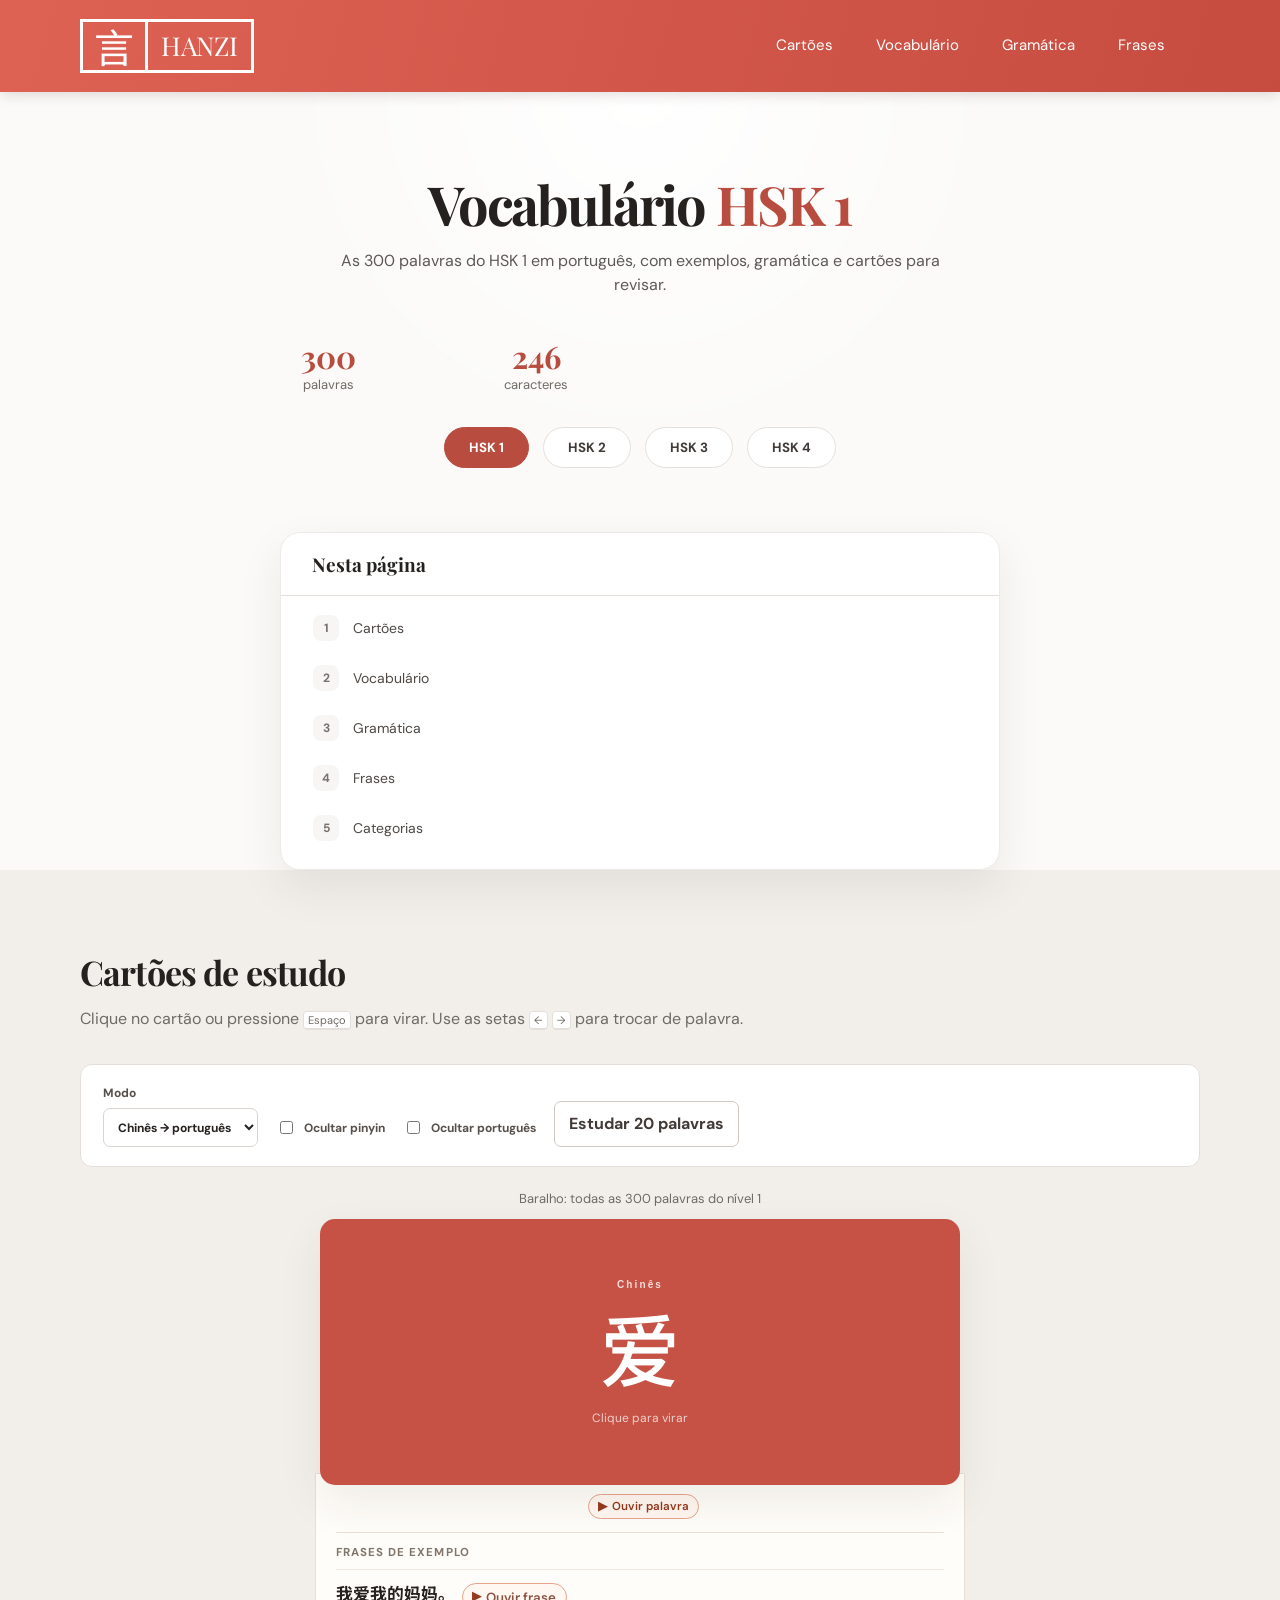
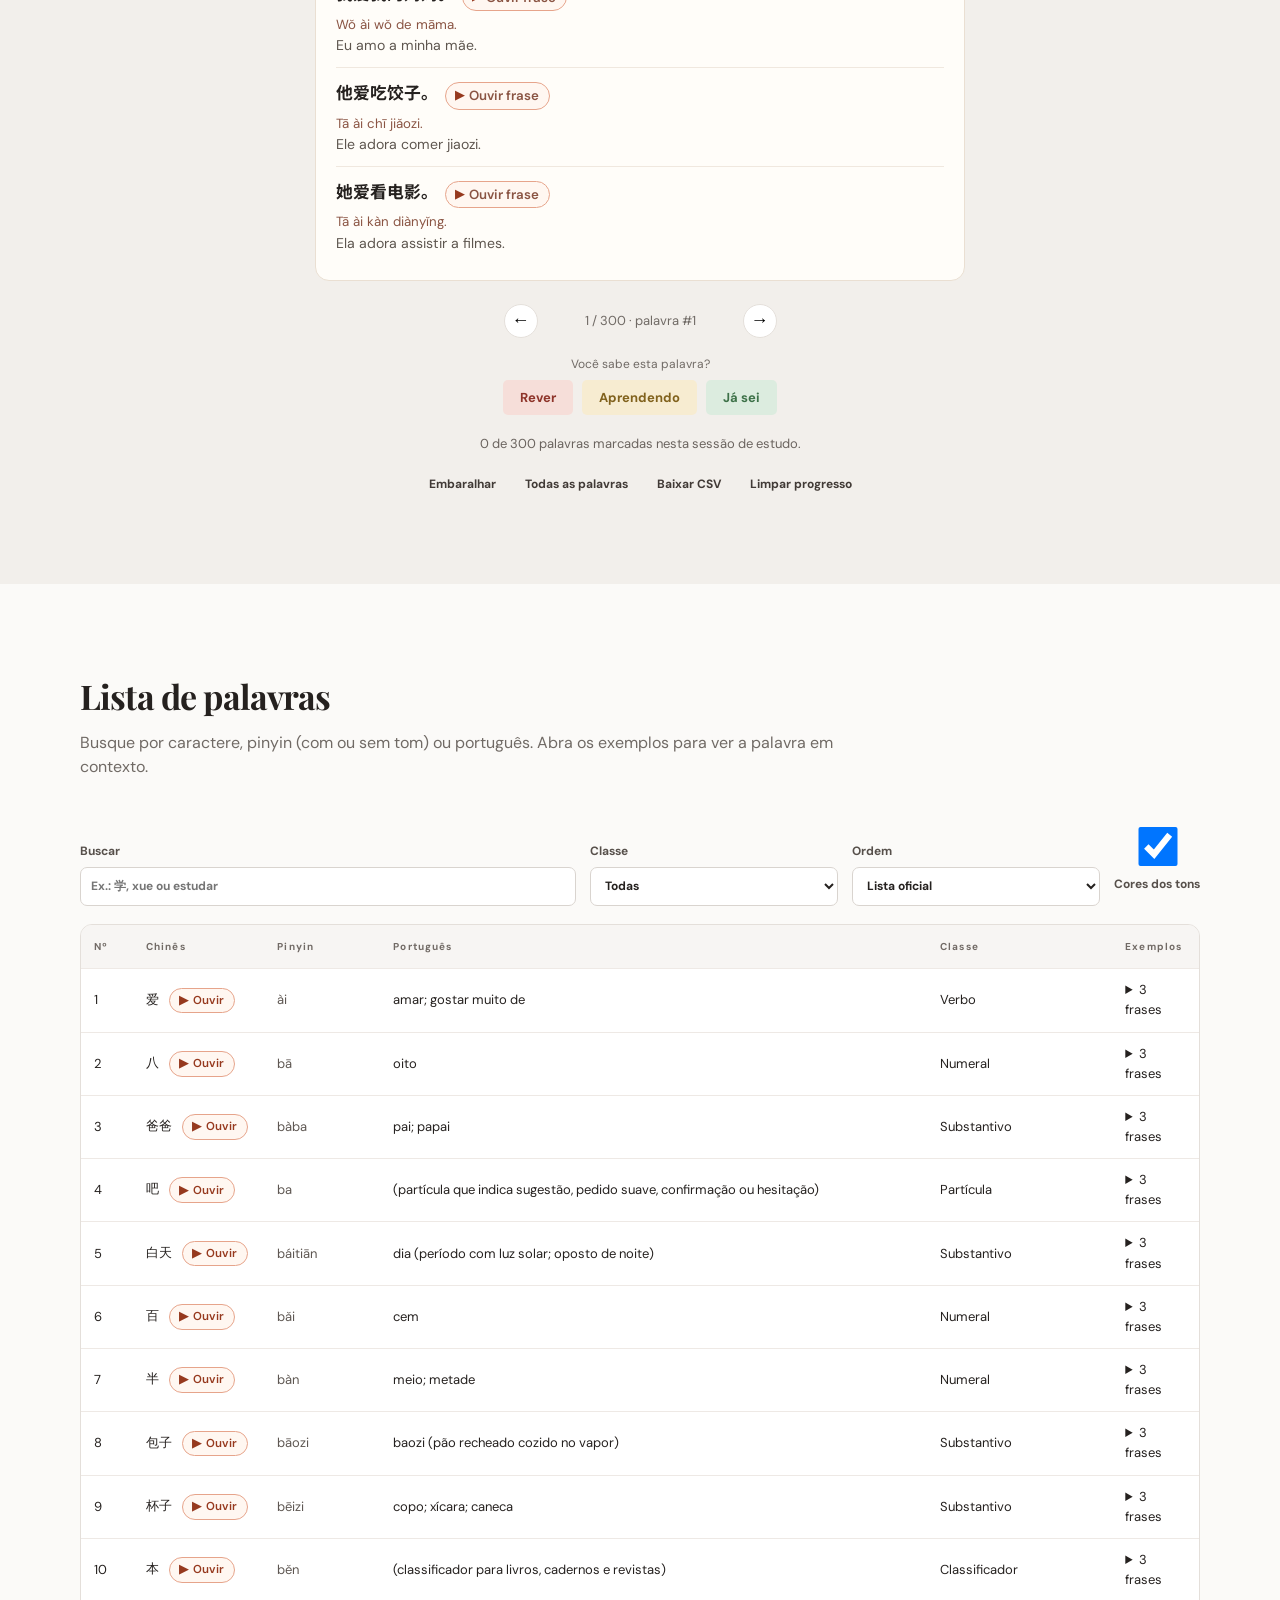
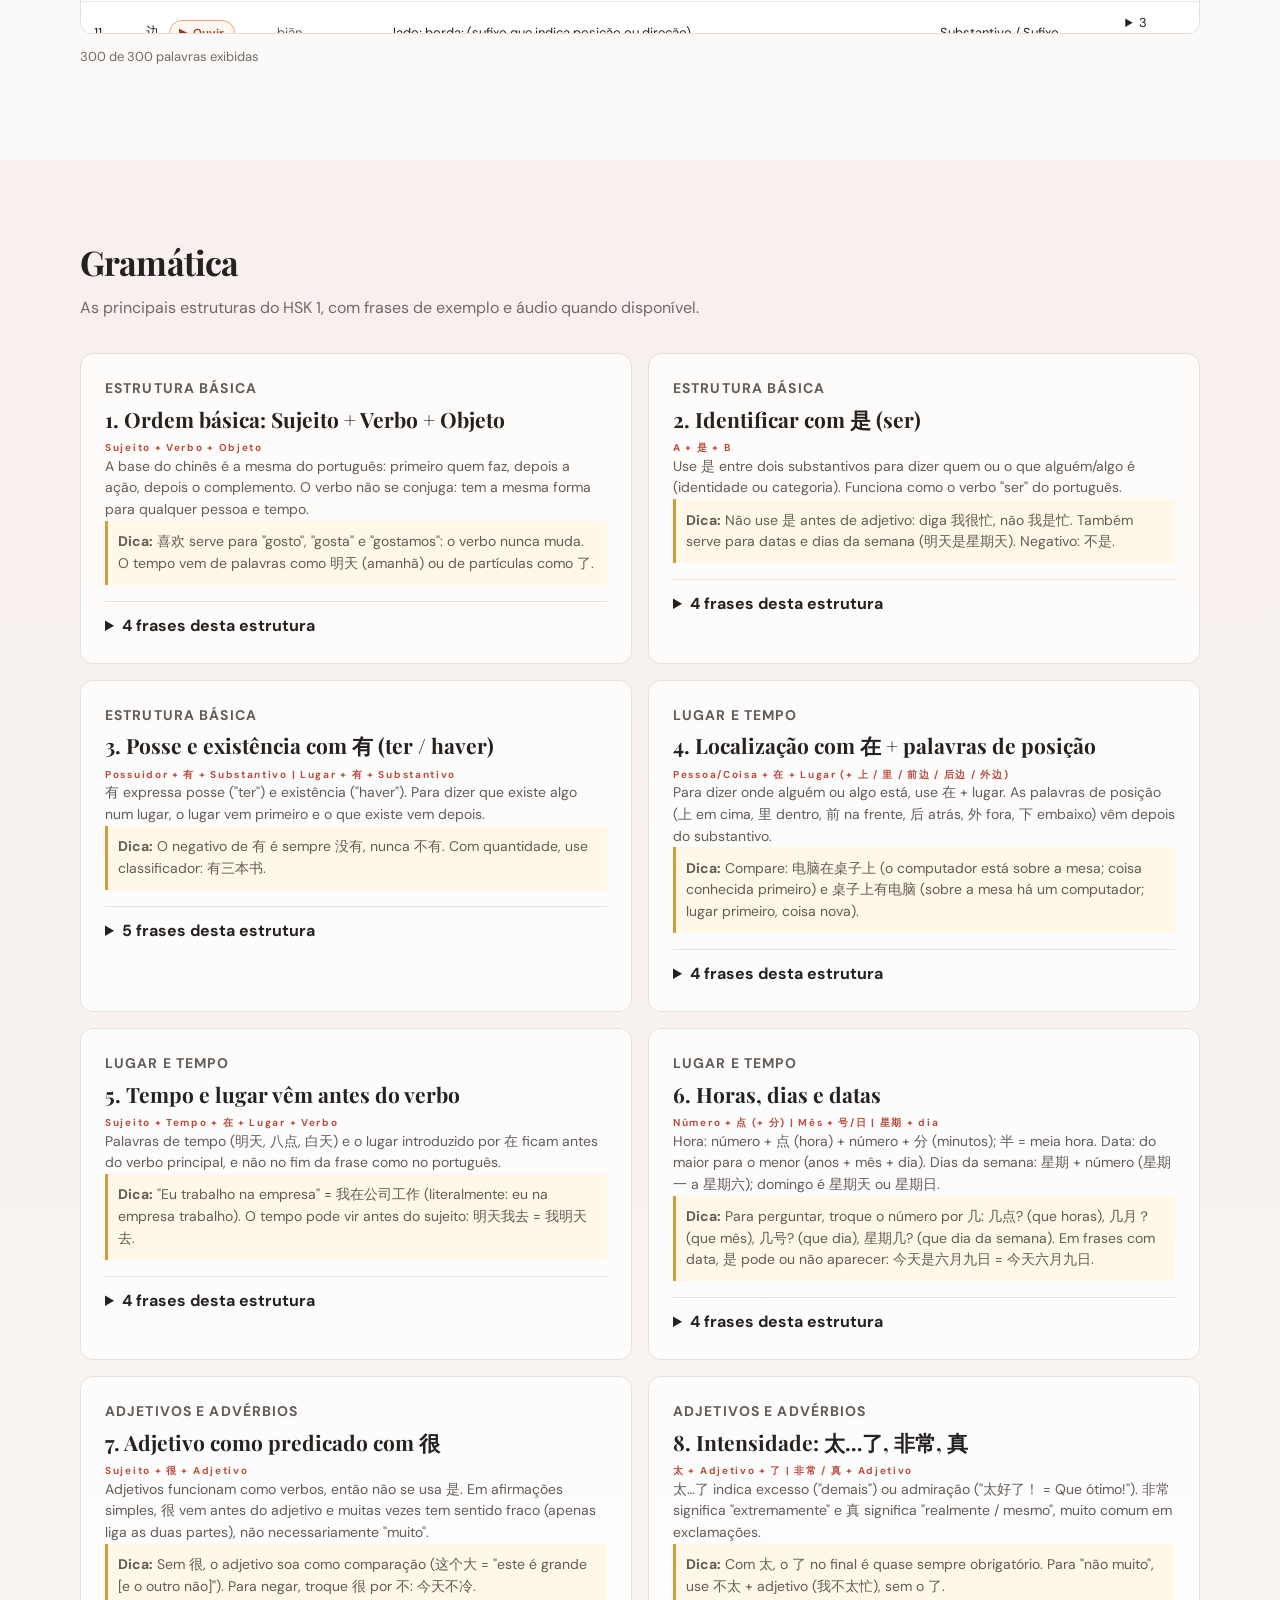
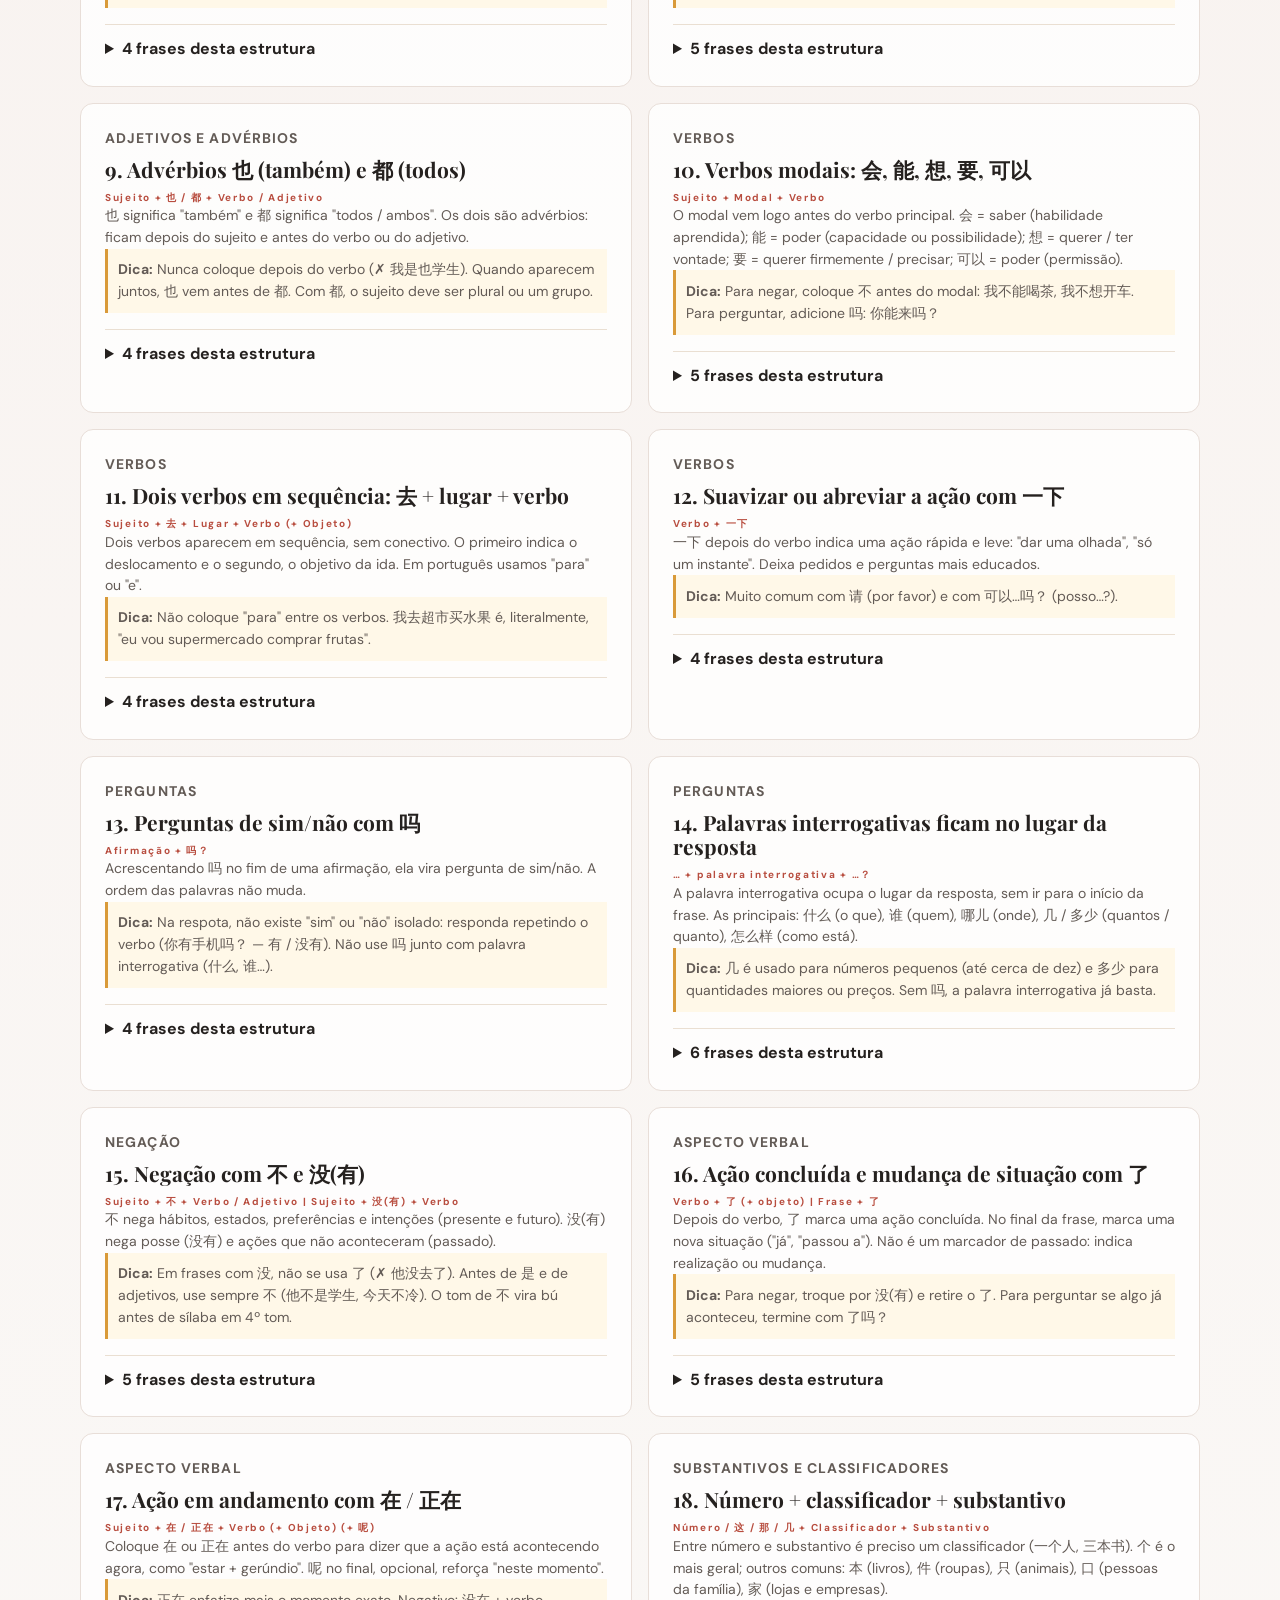
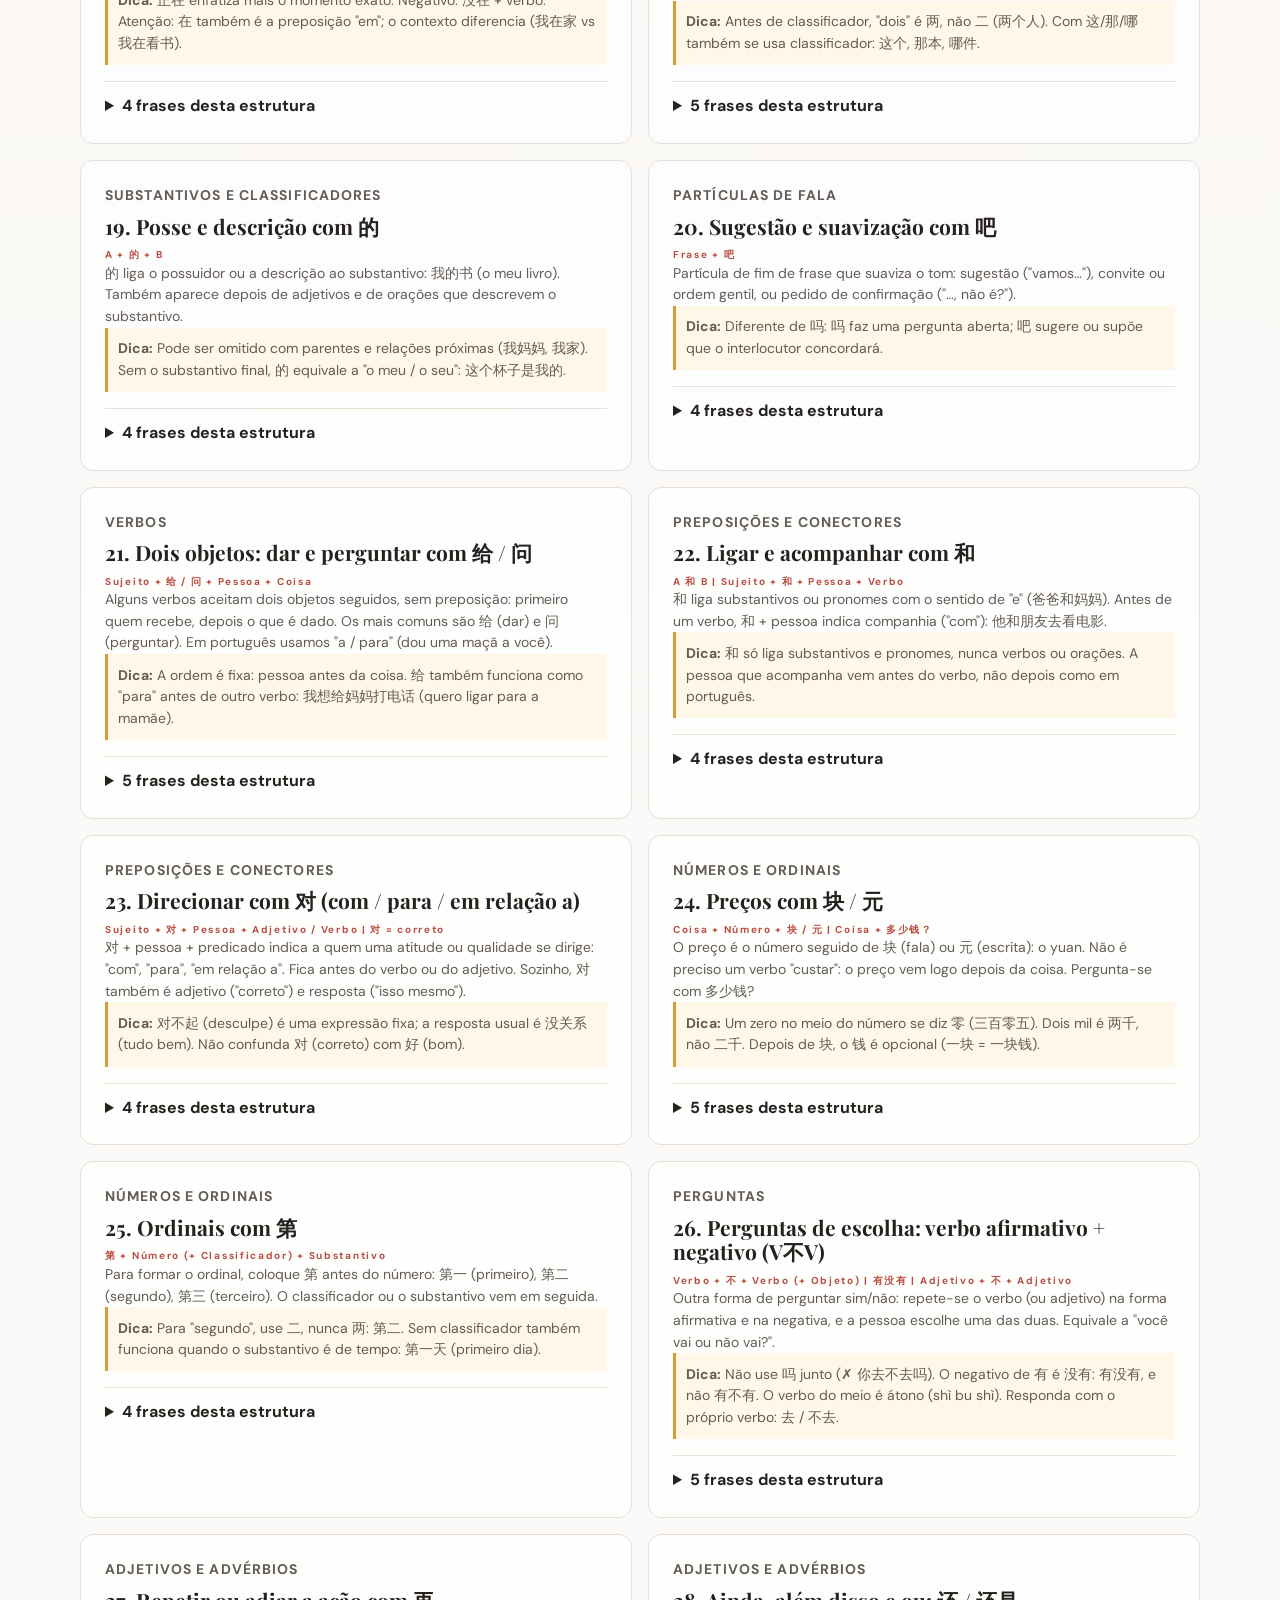
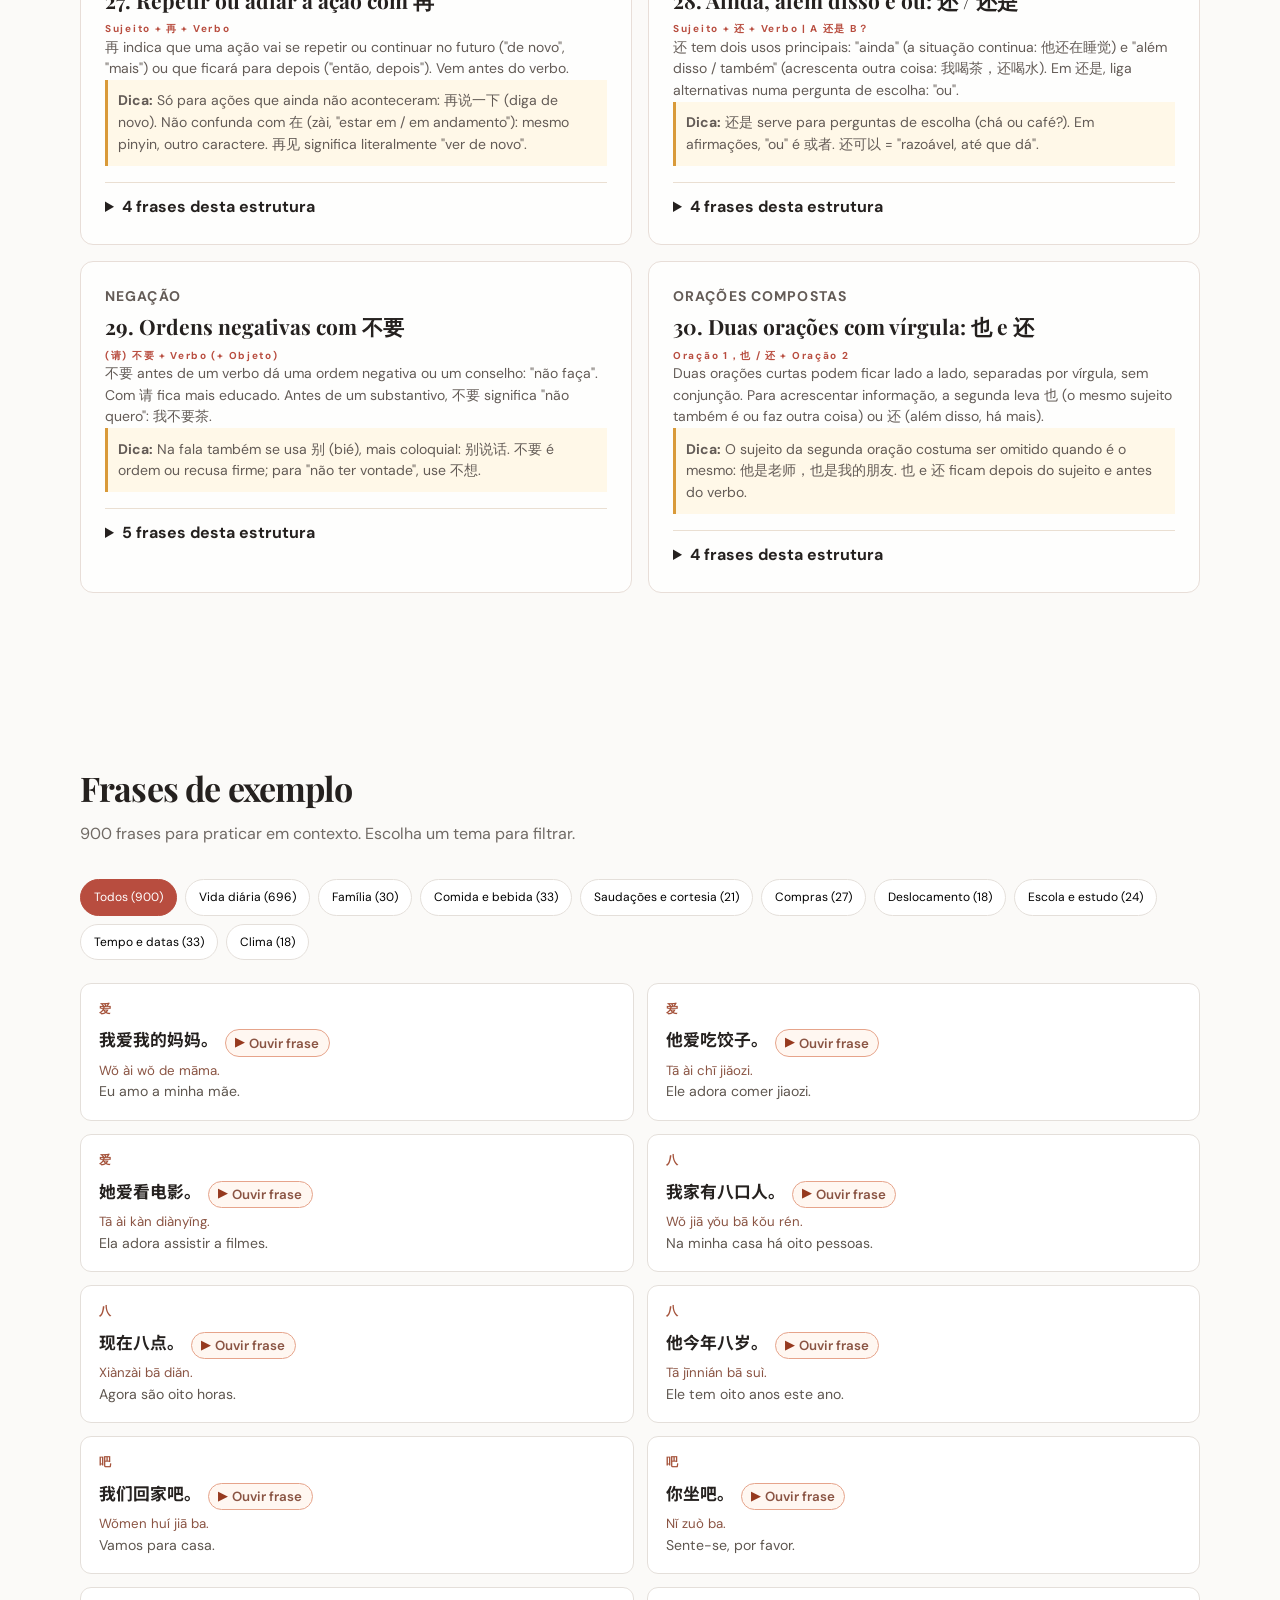
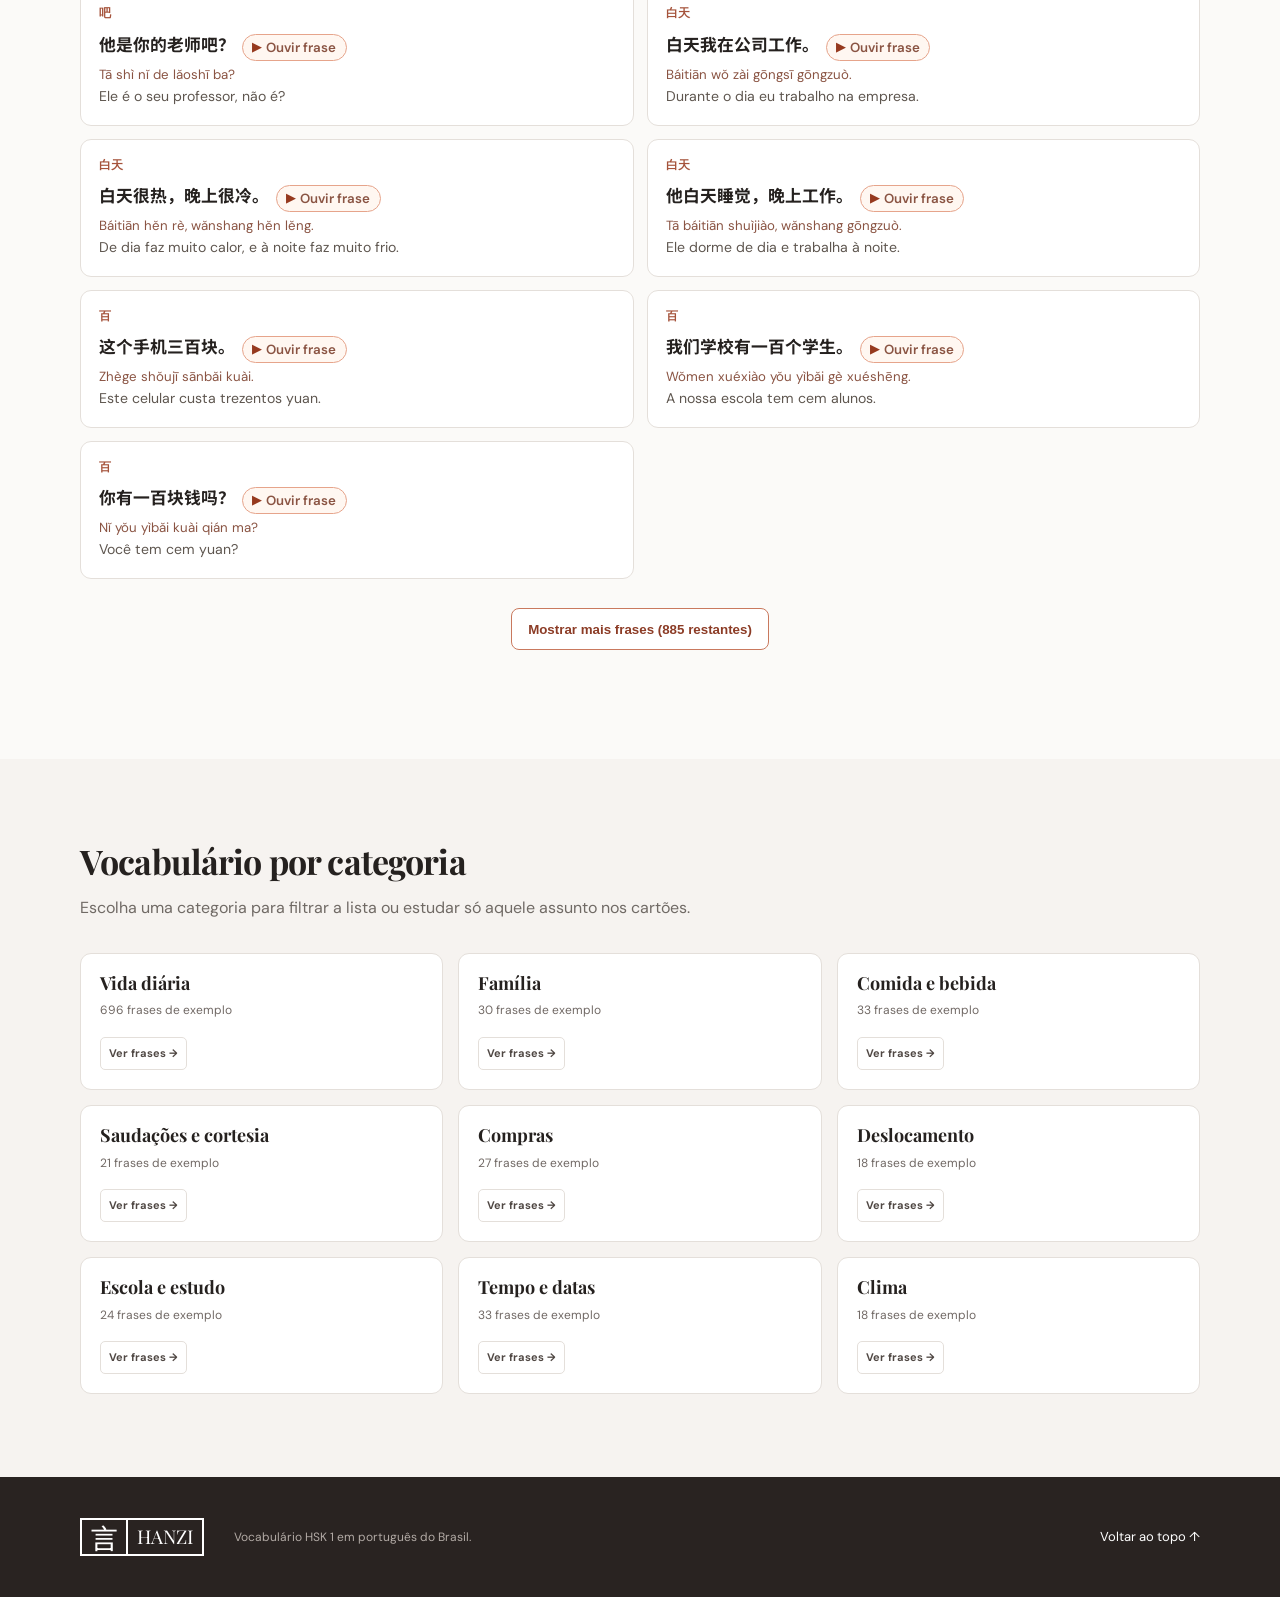
<file: index.html>
<!doctype html>
<html lang="pt-BR">
  <head>
    <meta charset="UTF-8" />
    <meta name="viewport" content="width=device-width, initial-scale=1.0" />
    <meta name="description" content="Estude as 300 palavras do HSK 1 em português, com cartões de revisão, exemplos, gramática e frases." />
    <title>Vocabulário HSK 1 em português | Hanzi</title>
    <link rel="preconnect" href="https://fonts.googleapis.com" />
    <link rel="preconnect" href="https://fonts.gstatic.com" crossorigin />
    <link href="https://fonts.googleapis.com/css2?family=DM+Sans:wght@400;500;600;700&family=Playfair+Display:ital,wght@0,600;0,700;1,600&family=Noto+Sans+SC:wght@400;500;600&display=swap" rel="stylesheet" />
    <link rel="stylesheet" href="styles.css" />
  </head>
  <body>
    <a class="skip-link" href="#conteudo">Pular para o conteúdo</a>
    <header class="topbar">
      <div class="topbar__inside shell">
        <a class="brand" href="#inicio" aria-label="Hanzi, início">
          <span class="brand__mark" lang="zh-Hans">言</span>
          <span class="brand__word">HANZI</span>
        </a>
        <button class="menu-button" type="button" aria-expanded="false" aria-controls="primary-nav"><span></span><span></span><span></span><span class="sr-only">Abrir menu</span></button>
        <nav class="nav" id="primary-nav" aria-label="Navegação principal">
          <a href="#cartoes">Cartões</a>
          <a href="#lista">Vocabulário</a>
          <a href="#gramatica">Gramática</a>
          <a href="#frases">Frases</a>
        </nav>
      </div>
    </header>

    <main id="conteudo">
      <section class="hero" id="inicio">
        <div class="shell hero__inner">
          <h1>Vocabulário <em>HSK 1</em></h1>
          <p class="hero__intro">As 300 palavras do HSK 1 em português, com exemplos, gramática e cartões para revisar.</p>
          <div class="stats" aria-label="Números do HSK 1">
            <div><strong>300</strong><span>palavras</span></div>
            <div><strong>246</strong><span>caracteres</span></div>
          </div>
          <div class="level-tabs" aria-label="Nível HSK">
            <button class="is-active" type="button">HSK 1</button><button type="button" disabled title="Em breve">HSK 2</button><button type="button" disabled title="Em breve">HSK 3</button><button type="button" disabled title="Em breve">HSK 4</button>
          </div>
        </div>
      </section>

      <div class="shell page-nav-wrap">
        <nav class="page-nav" aria-label="Nesta página">
          <h2>Nesta página</h2>
          <a href="#cartoes"><b>1</b> Cartões</a>
          <a href="#lista"><b>2</b> Vocabulário</a>
          <a href="#gramatica"><b>3</b> Gramática</a>
          <a href="#frases"><b>4</b> Frases</a>
          <a href="#categorias"><b>5</b> Categorias</a>
        </nav>
      </div>

      <section class="study-section" id="cartoes">
        <div class="shell">
          <div class="section-heading">
            <h2>Cartões de estudo</h2>
            <p>Clique no cartão ou pressione <kbd>Espaço</kbd> para virar. Use as setas <kbd>←</kbd> <kbd>→</kbd> para trocar de palavra.</p>
          </div>
          <div class="flash-settings" aria-label="Configurações dos cartões">
            <label>Modo
              <select id="card-mode"><option value="hanzi">Chinês → português</option><option value="meaning">Português → chinês</option></select>
            </label>
            <label class="check-label"><input id="hide-pinyin" type="checkbox" /> Ocultar pinyin</label>
            <label class="check-label"><input id="hide-meaning" type="checkbox" /> Ocultar português</label>
            <button class="outline-button" id="study-twenty" type="button">Estudar 20 palavras</button>
          </div>
          <div class="deck-label" id="deck-label">Todas as 300 palavras</div>
          <button class="flashcard" id="flashcard" type="button" aria-label="Virar cartão">
            <span class="card-side card-front"><small>Chinês</small><strong id="card-hanzi" lang="zh-Hans"></strong><i>Clique para virar</i></span>
            <span class="card-side card-back"><small id="card-back-label">Português</small><strong id="card-meaning"></strong><span id="card-pinyin"></span><i>Clique para voltar</i></span>
          </button>
          <div class="card-context" id="card-context"></div>
          <div class="card-controls">
            <button class="icon-button" id="prev-card" type="button" aria-label="Palavra anterior">←</button>
            <span id="card-count" aria-live="polite">1 / 300</span>
            <button class="icon-button" id="next-card" type="button" aria-label="Próxima palavra">→</button>
          </div>
          <div class="rating-area">
            <span>Você sabe esta palavra?</span>
            <div><button type="button" class="rate-again" data-rating="again">Rever</button><button type="button" class="rate-learning" data-rating="learning">Aprendendo</button><button type="button" class="rate-know" data-rating="know">Já sei</button></div>
          </div>
          <p class="progress-copy" id="progress-copy" aria-live="polite"></p>
          <div class="deck-actions">
            <button class="text-button" id="shuffle-deck" type="button">Embaralhar</button><button class="text-button" id="all-deck" type="button">Todas as palavras</button><button class="text-button" id="download-csv" type="button">Baixar CSV</button><button class="text-button danger" id="clear-progress" type="button">Limpar progresso</button>
          </div>
        </div>
      </section>

      <section class="vocab-section shell" id="lista">
        <div class="section-heading">
          <h2>Lista de palavras</h2>
          <p>Busque por caractere, pinyin (com ou sem tom) ou português. Abra os exemplos para ver a palavra em contexto.</p>
        </div>
        <div class="filters" aria-label="Filtros da lista de vocabulário">
          <label class="search-label"><span>Buscar</span><input id="vocab-search" type="search" placeholder="Ex.: 学, xue ou estudar" autocomplete="off" /></label>
          <label><span>Classe</span><select id="pos-filter"><option value="all">Todas</option><option value="substantivo">Substantivos</option><option value="verbo">Verbos</option><option value="adjetivo">Adjetivos</option><option value="advérbio">Advérbios</option><option value="numeral">Numerais</option><option value="pronome">Pronomes</option><option value="partícula">Partículas</option><option value="classificador">Classificadores</option></select></label>
          <label><span>Ordem</span><select id="order-filter"><option value="official">Lista oficial</option><option value="random">Aleatória</option><option value="unlearned">Ainda não sei</option></select></label>
          <label class="tone-toggle"><input id="tone-toggle" type="checkbox" checked /> Cores dos tons</label>
        </div>
        <div class="table-wrap"><table>
          <thead><tr><th>Nº</th><th>Chinês</th><th>Pinyin</th><th>Português</th><th>Classe</th><th>Exemplos</th></tr></thead>
          <tbody id="vocab-body"></tbody>
        </table></div>
        <p class="table-count" id="table-count"></p>
      </section>

      <section class="grammar-section" id="gramatica">
        <div class="shell">
          <div class="section-heading">
            <h2>Gramática</h2>
            <p>As principais estruturas do HSK 1, com frases de exemplo e áudio quando disponível.</p>
          </div>
          <div class="grammar-grid" id="grammar-grid"></div>
        </div>
      </section>

      <section class="sentence-section shell" id="frases">
        <div class="section-heading"><h2>Frases de exemplo</h2><p>900 frases para praticar em contexto. Escolha um tema para filtrar.</p></div>
        <div class="topic-tabs" id="topic-tabs" aria-label="Filtrar frases por tema"></div>
        <div class="sentences-grid" id="sentences-grid"></div>
      </section>

      <section class="category-section" id="categorias">
        <div class="shell">
          <div class="section-heading"><h2>Vocabulário por categoria</h2><p>Escolha uma categoria para filtrar a lista ou estudar só aquele assunto nos cartões.</p></div>
          <div class="category-grid" id="category-grid"></div>
        </div>
      </section>

    </main>
    <footer><div class="shell footer-inner"><a class="brand brand--footer" href="#inicio"><span class="brand__mark" lang="zh-Hans">言</span><span class="brand__word">HANZI</span></a><p>Vocabulário HSK 1 em português do Brasil.</p><a href="#inicio">Voltar ao topo ↑</a></div></footer>
    <script src="data.js"></script>
    <script src="app-v2.js"></script>
  </body>
</html>
</file>
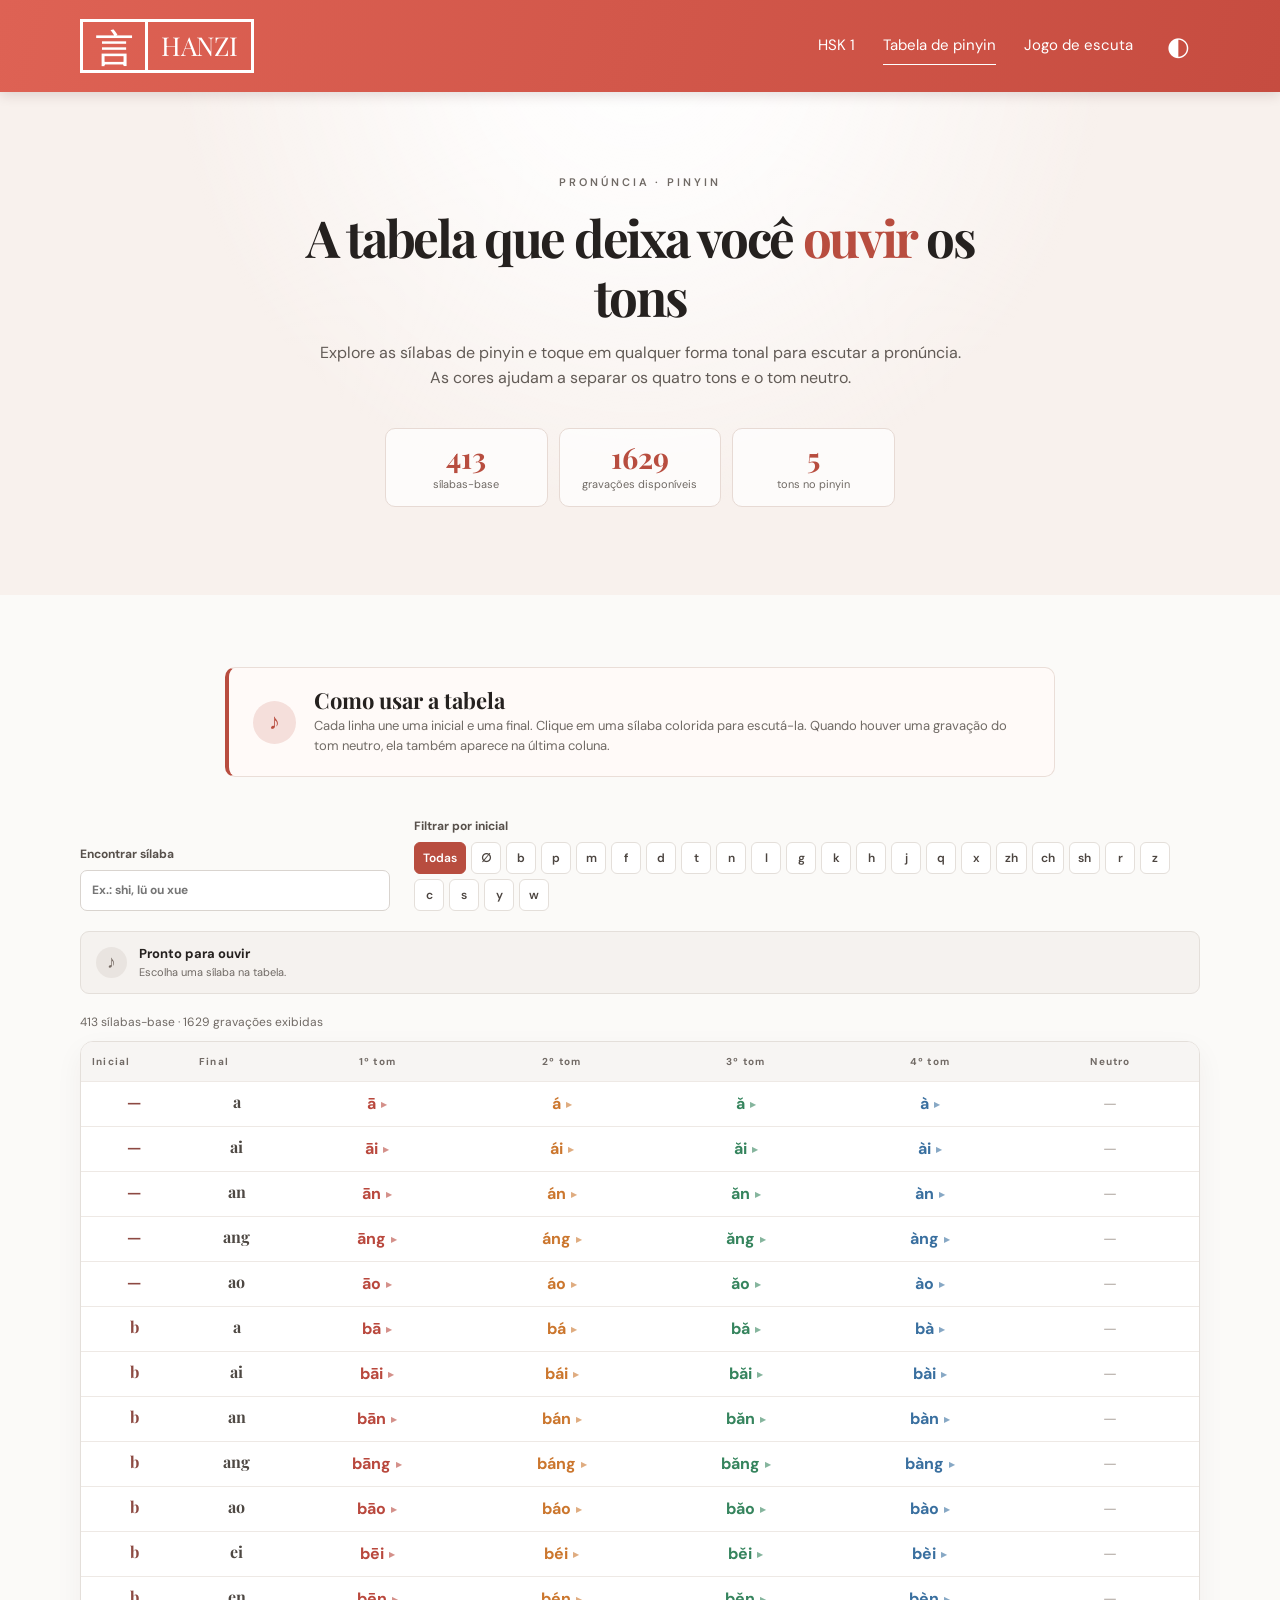
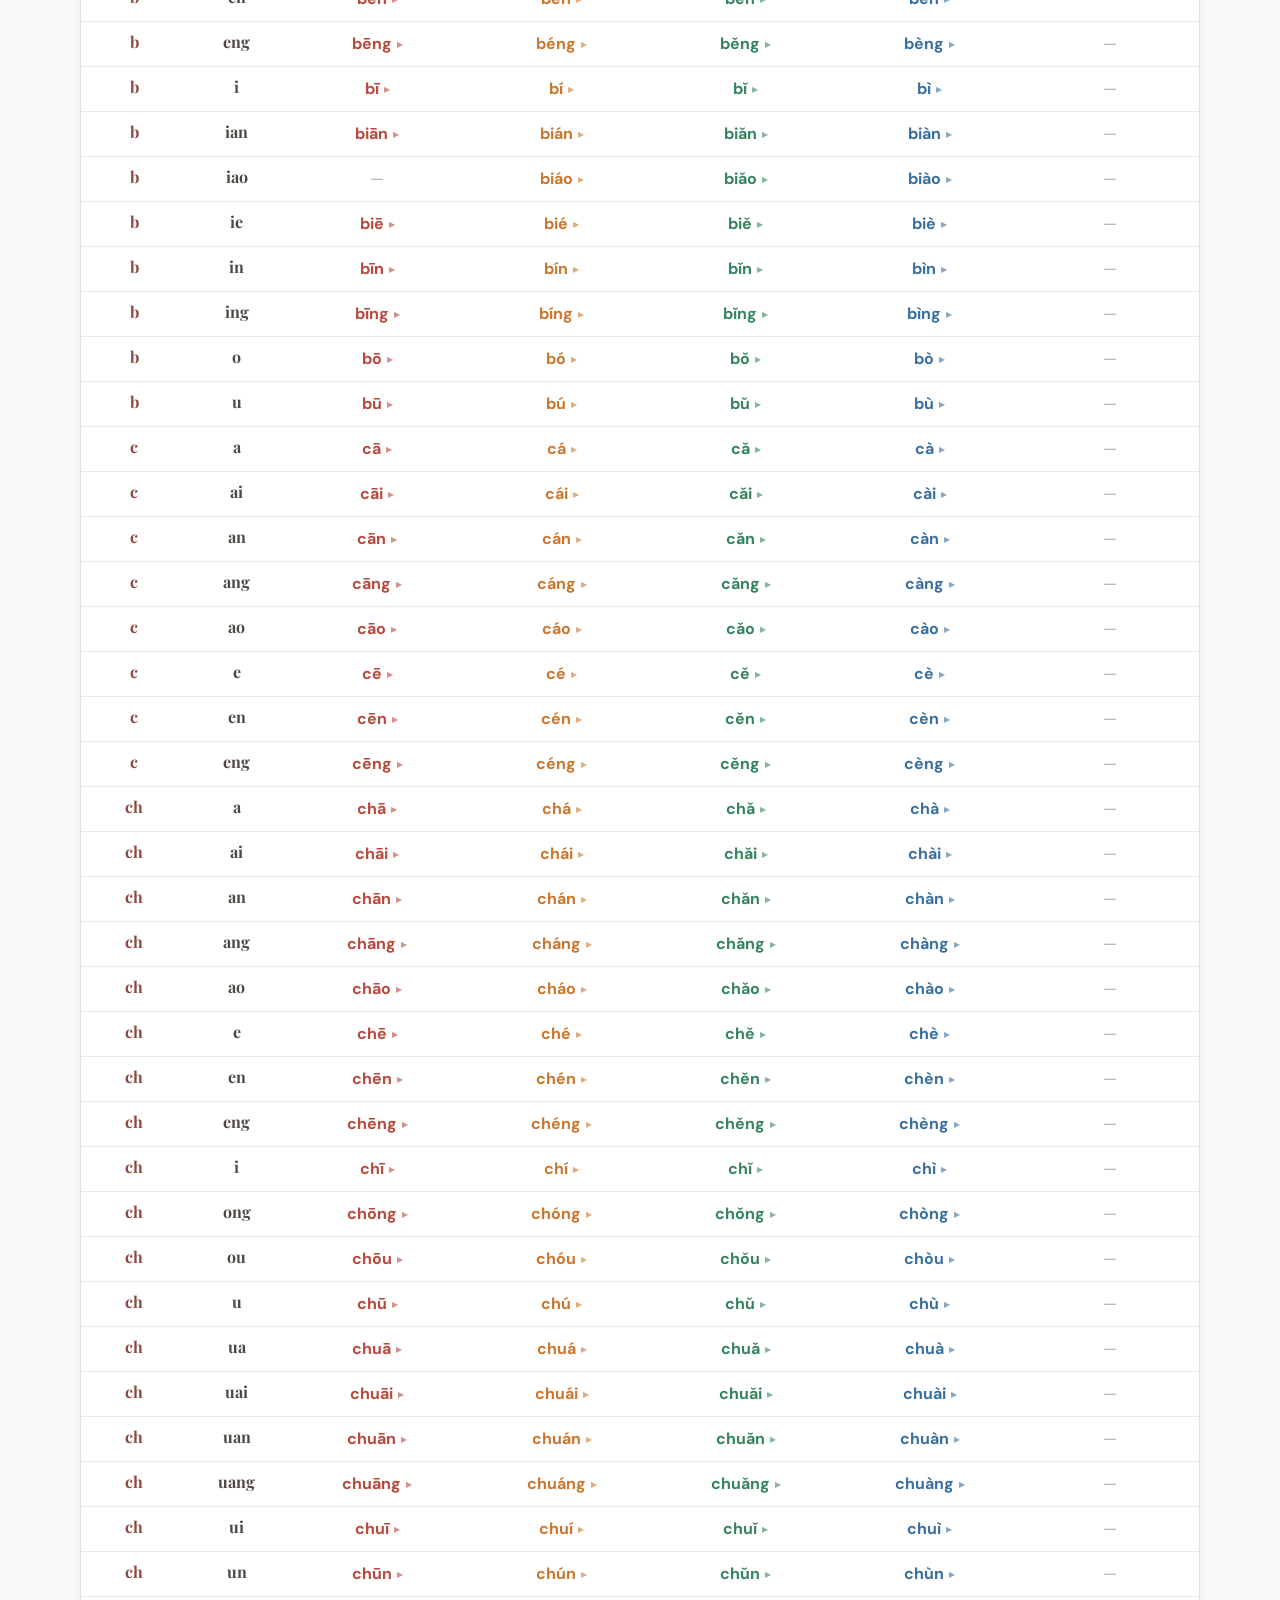
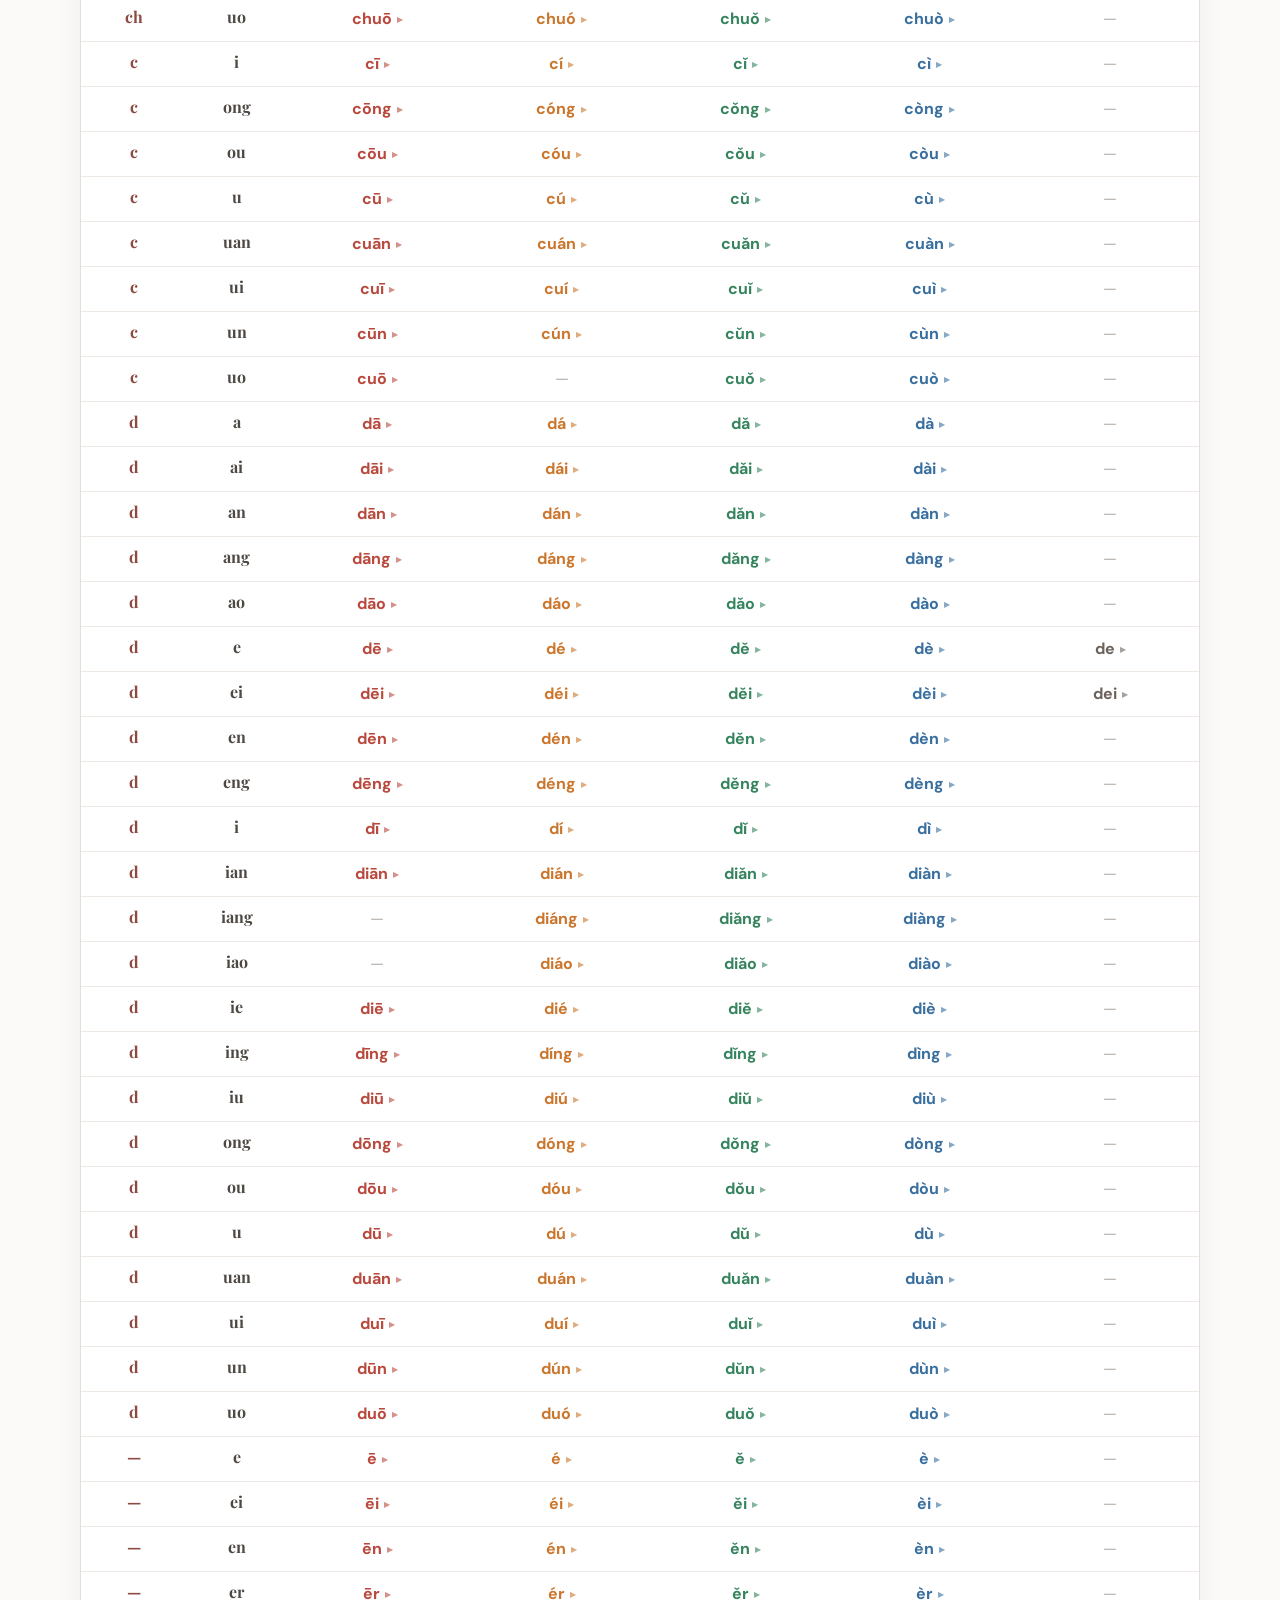
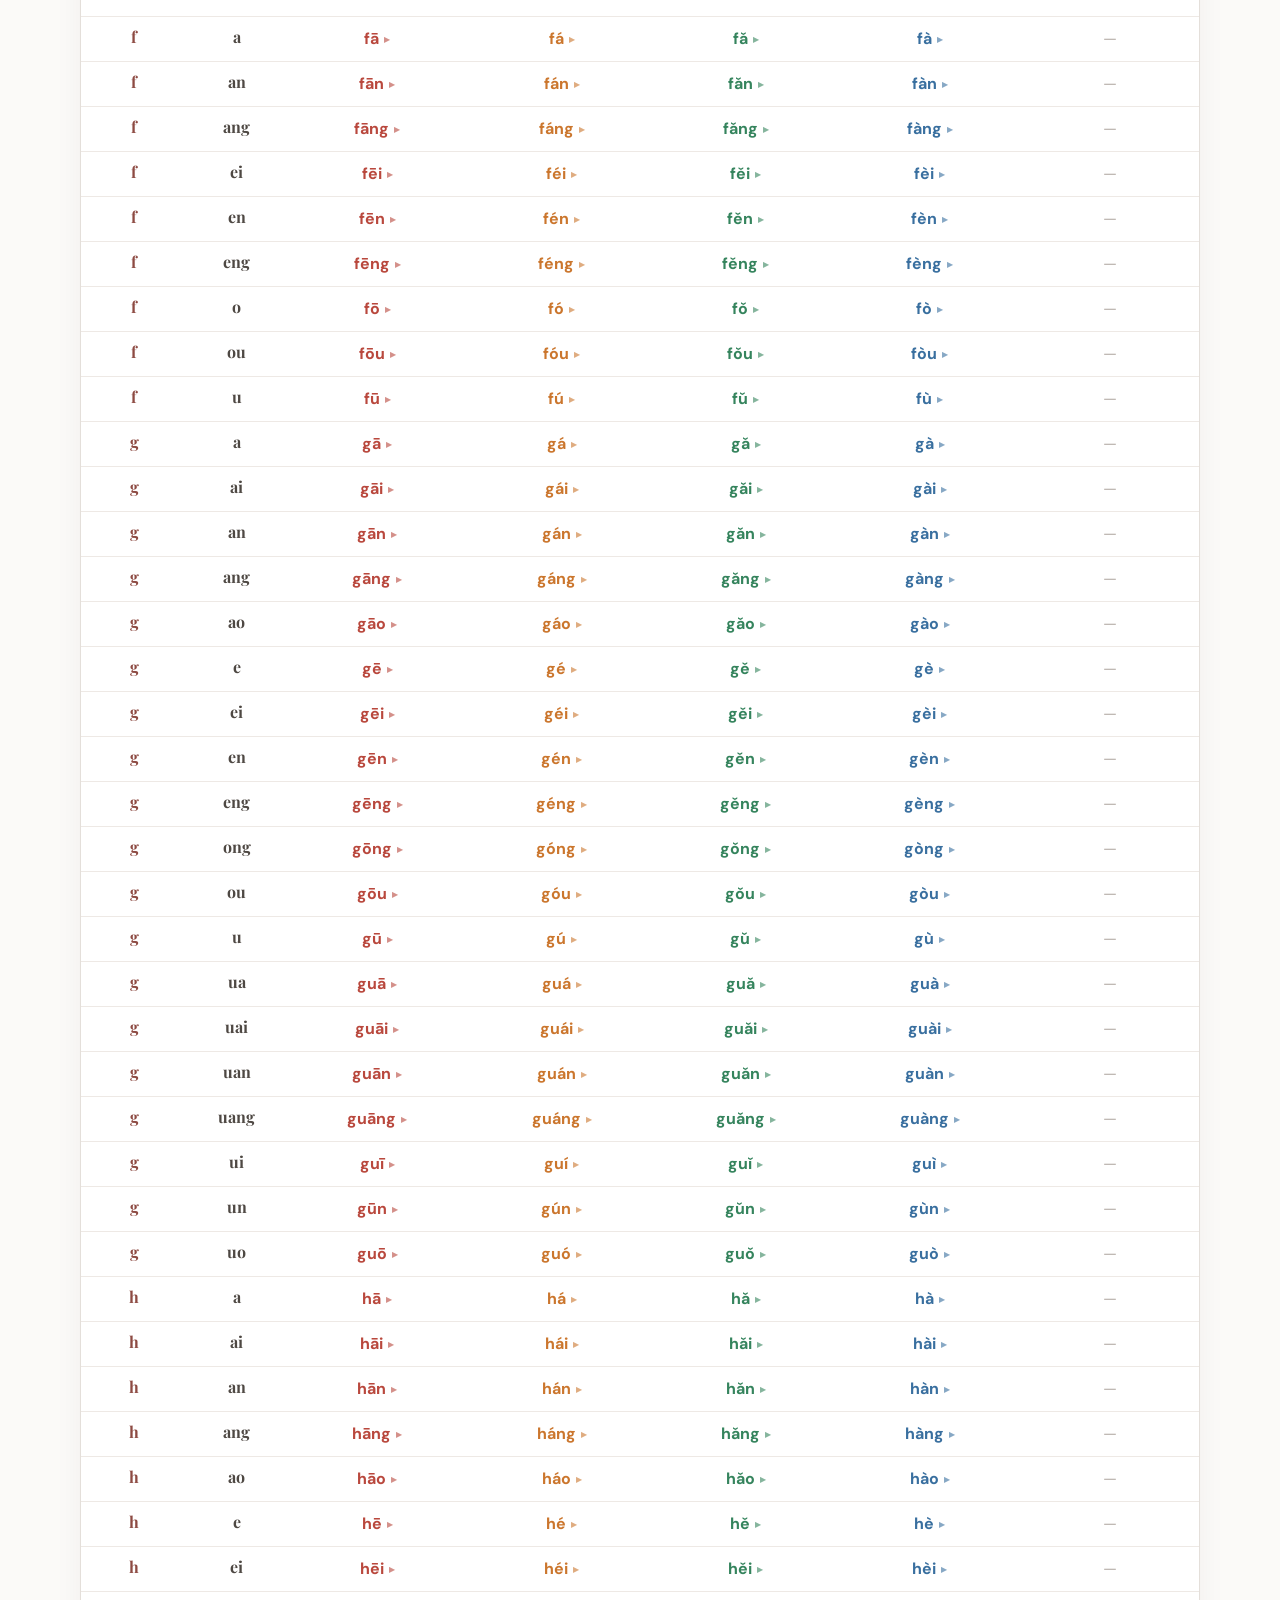
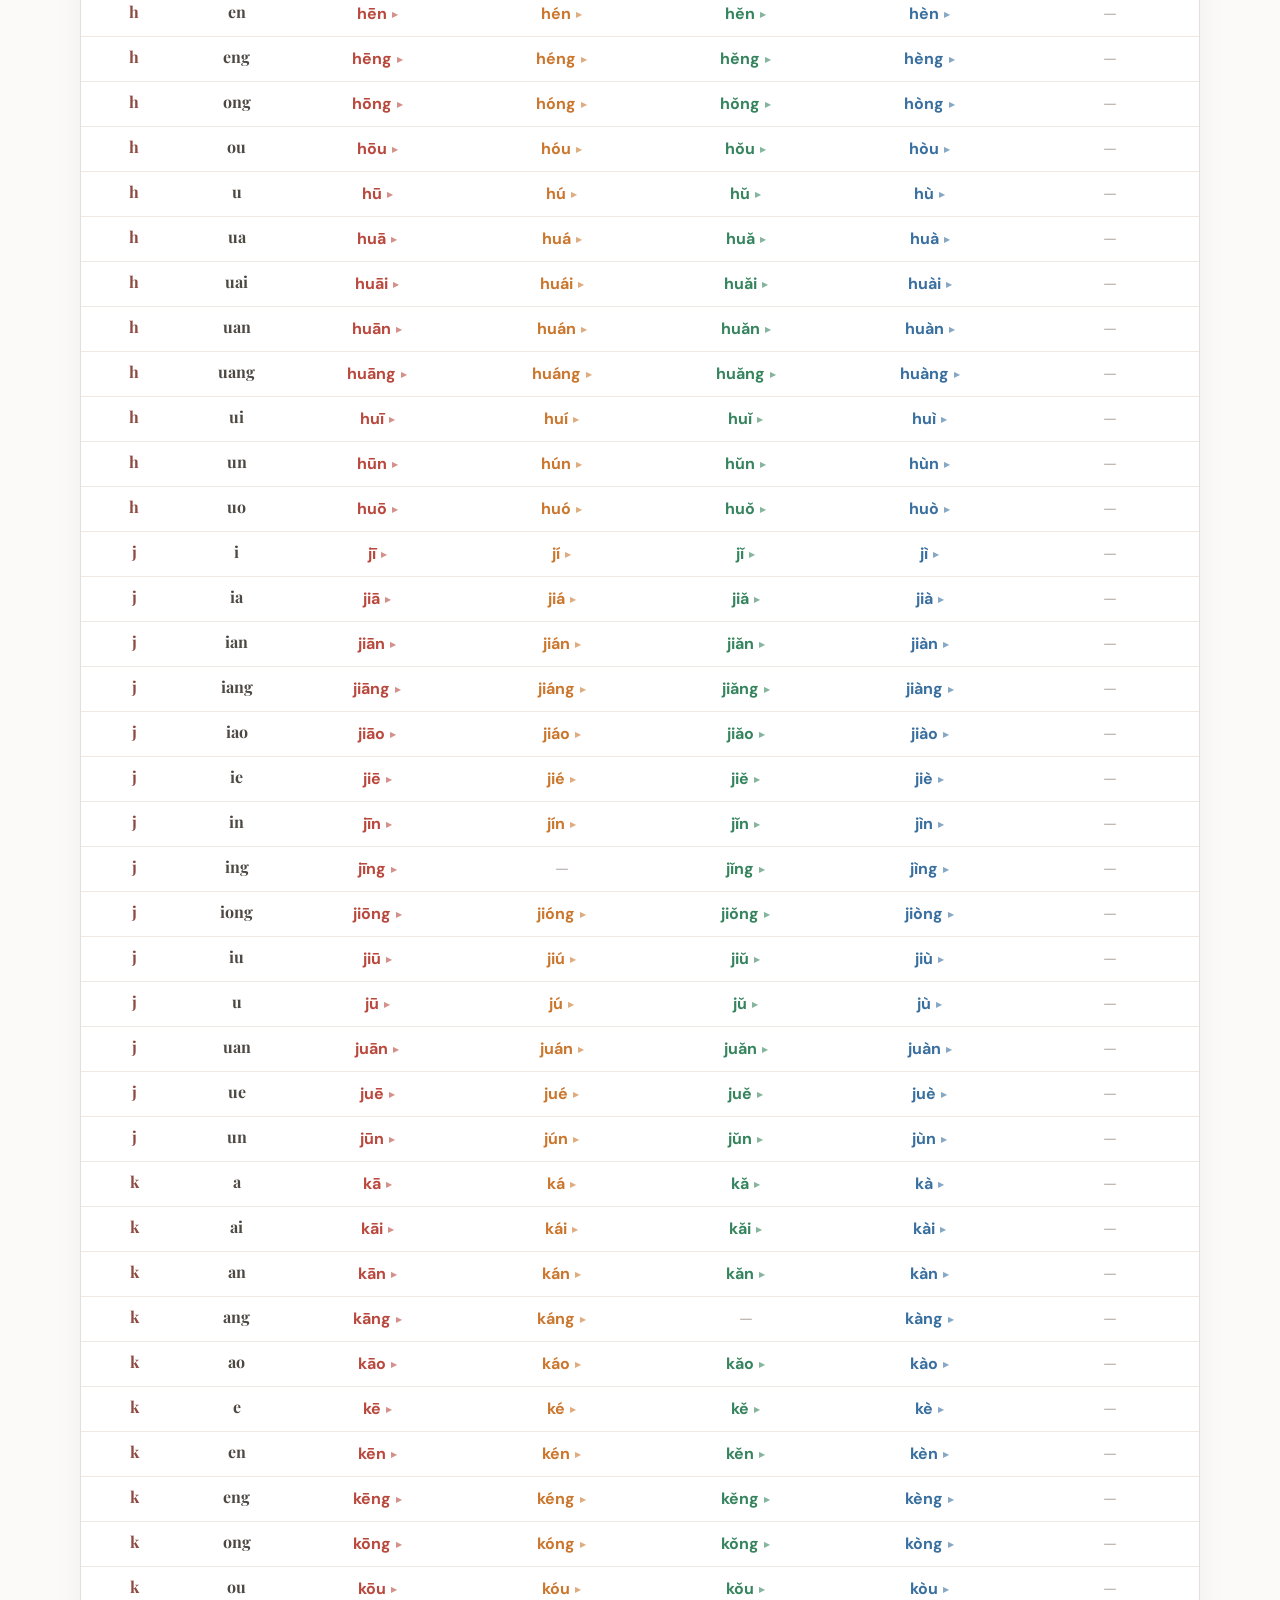
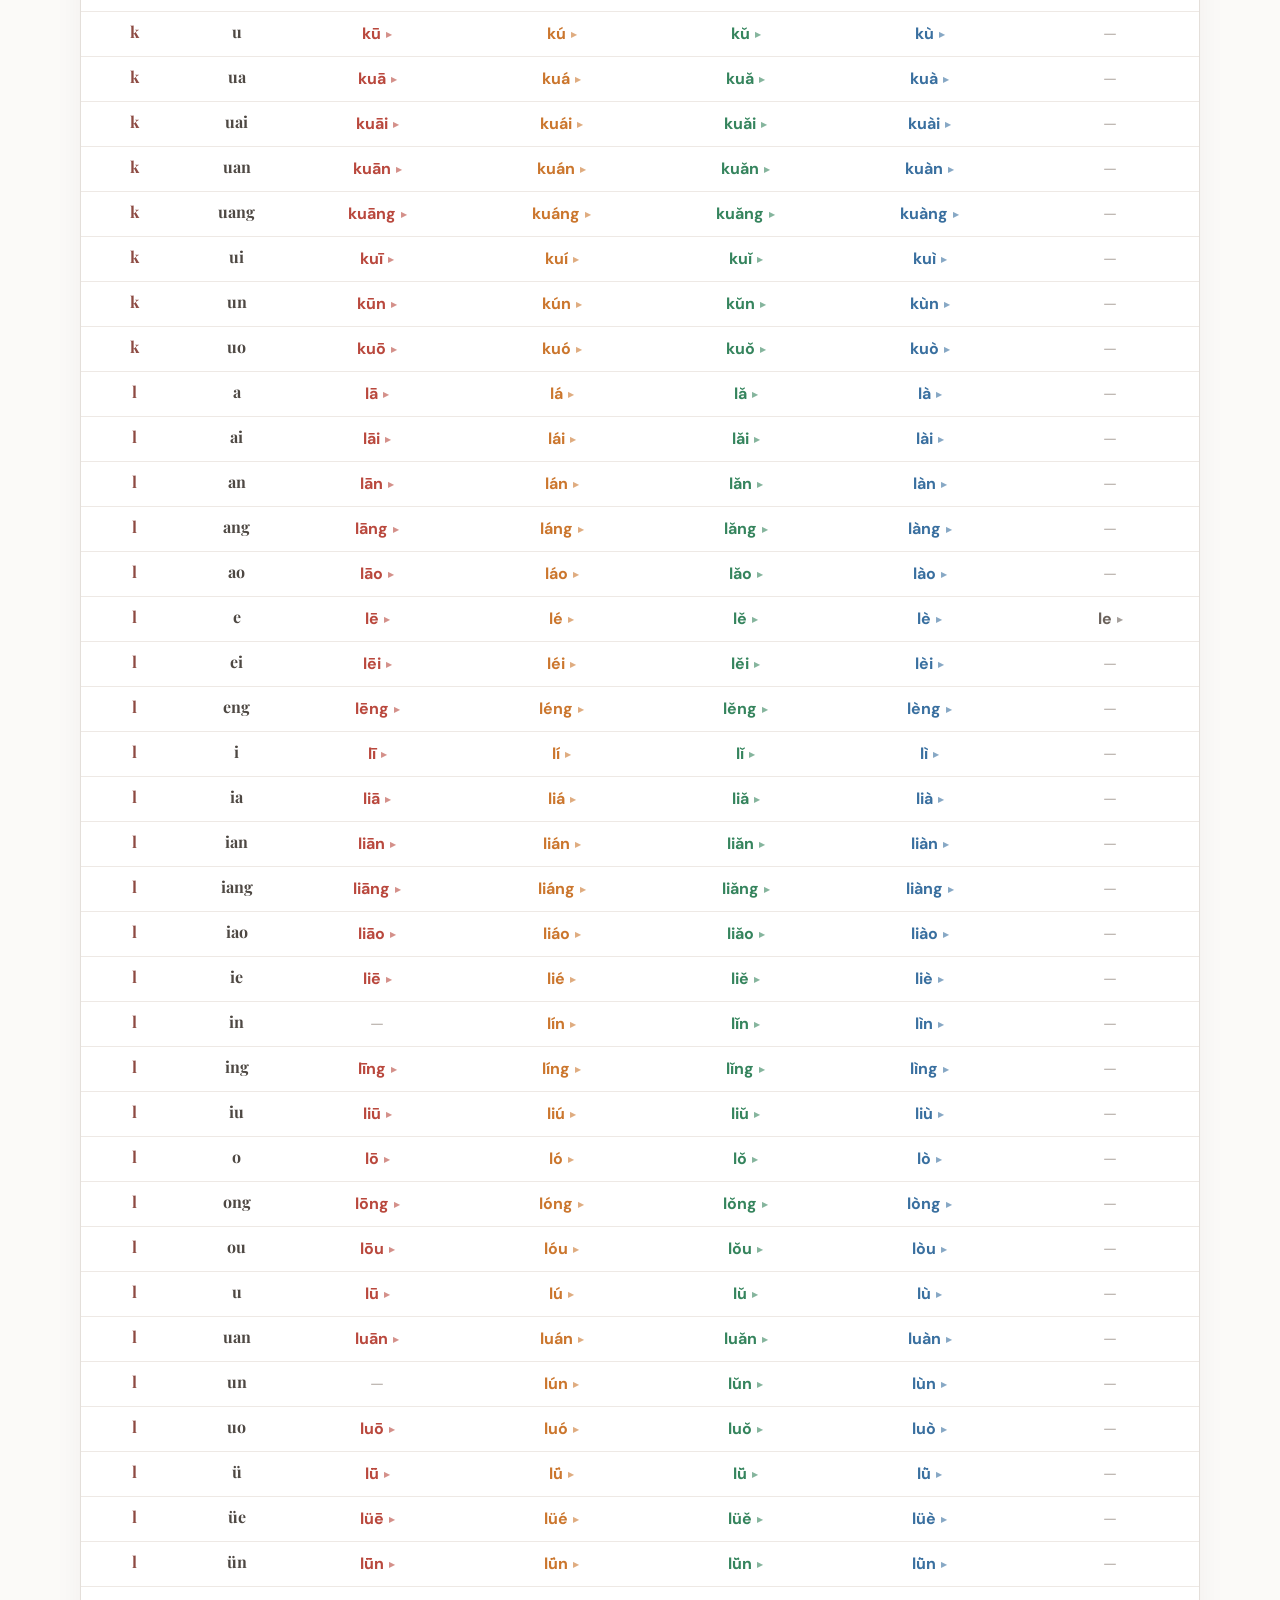
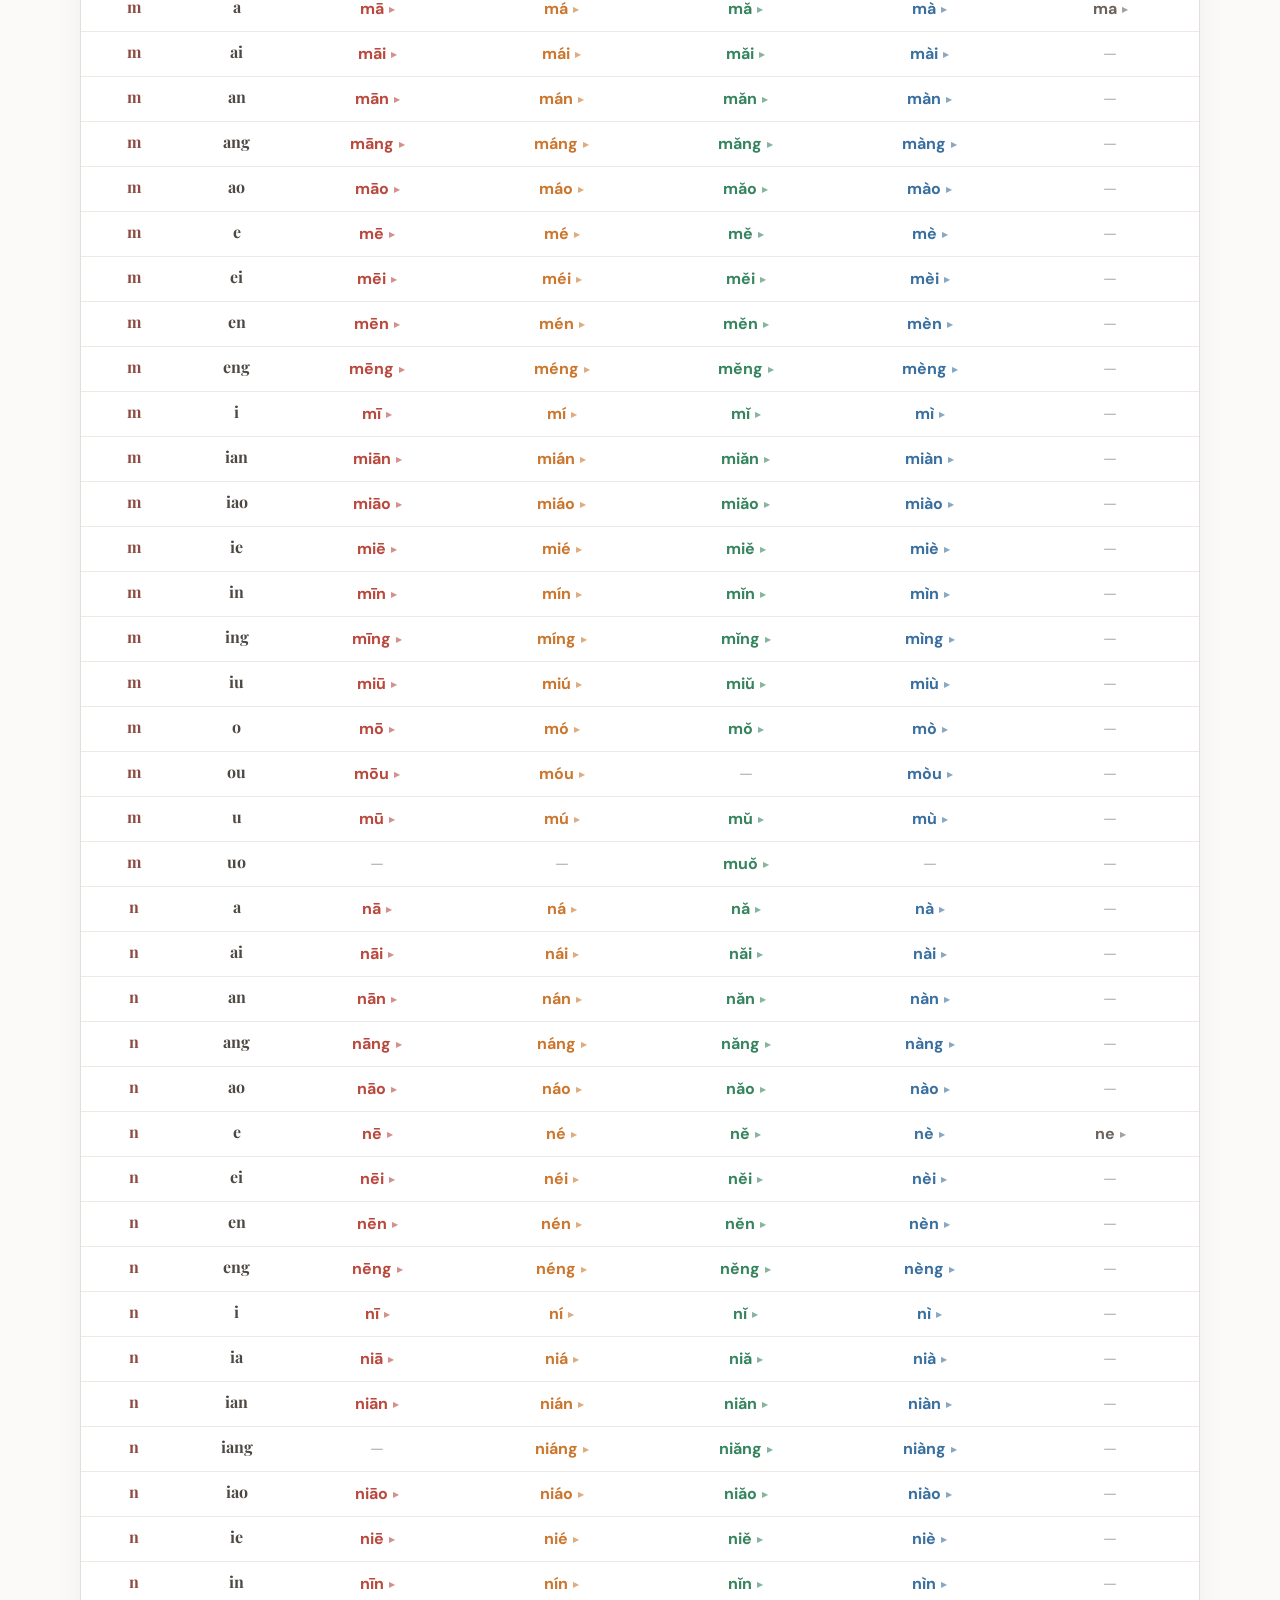
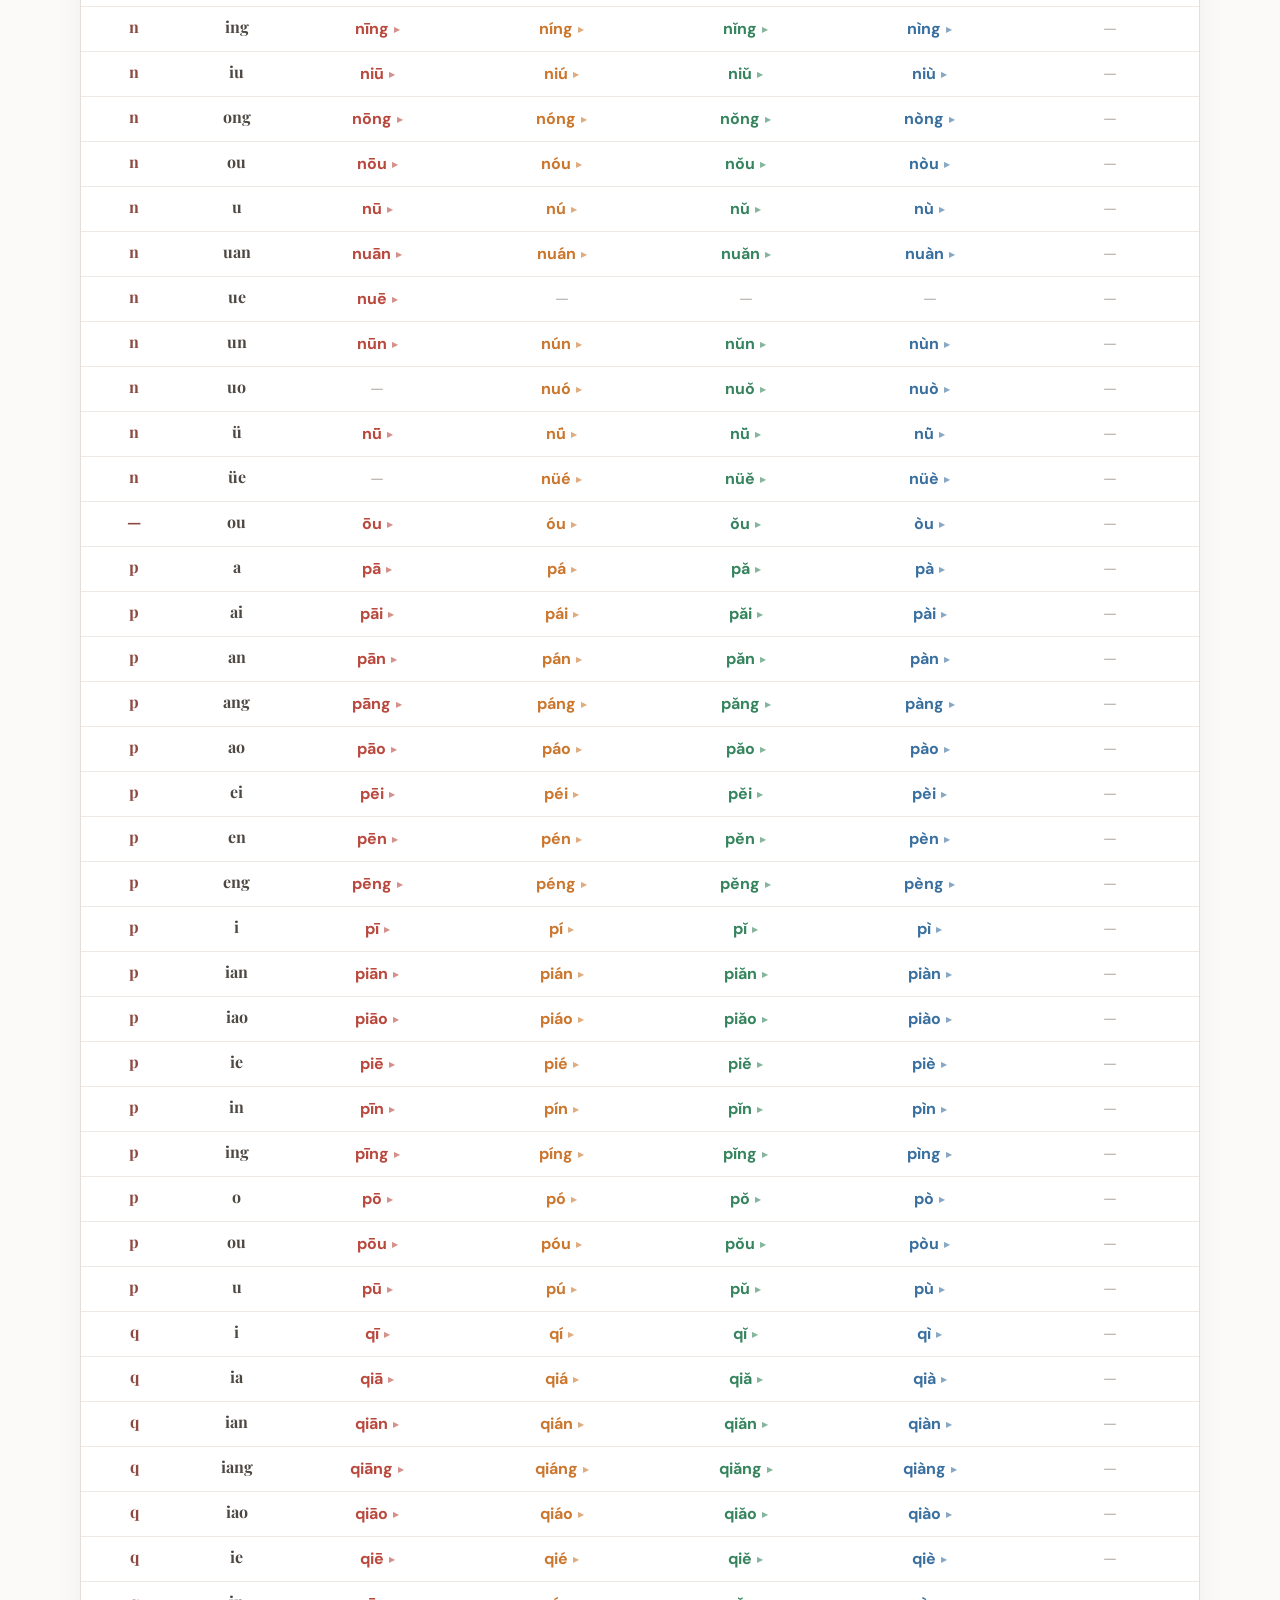
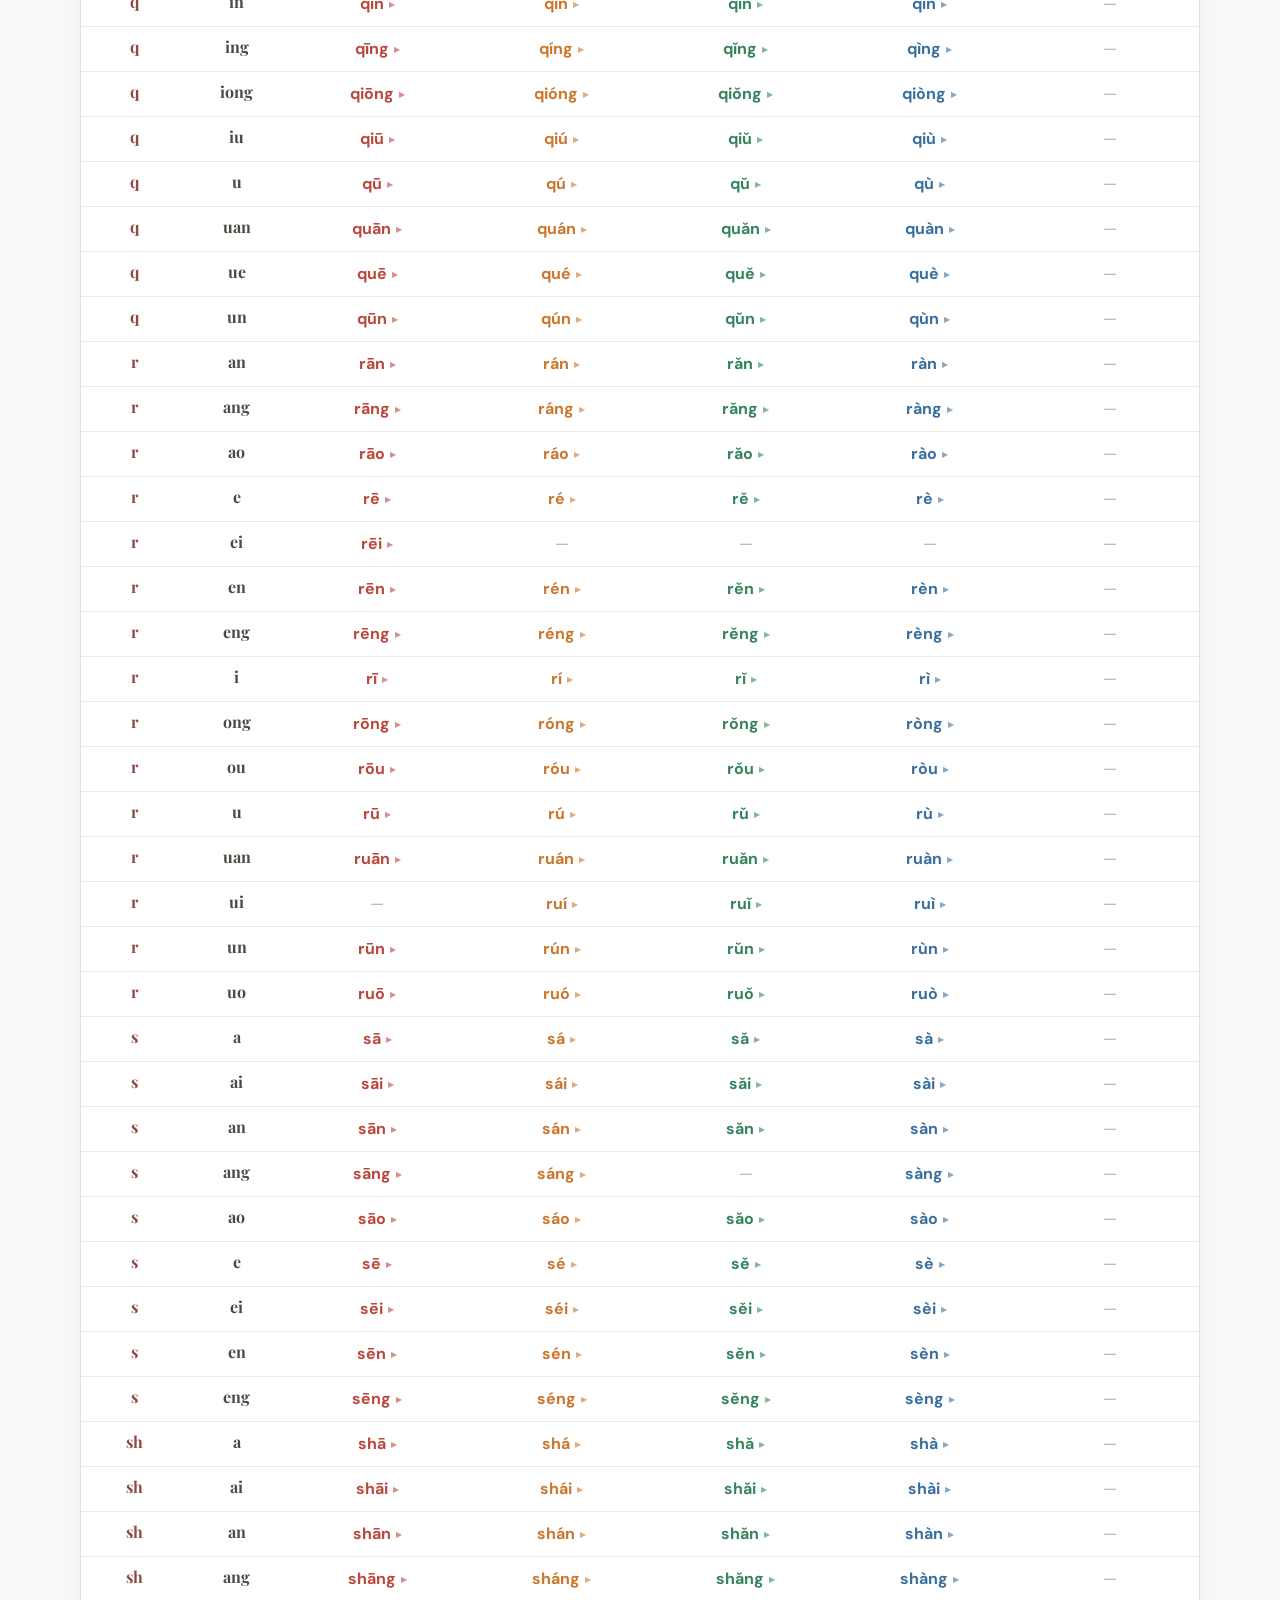
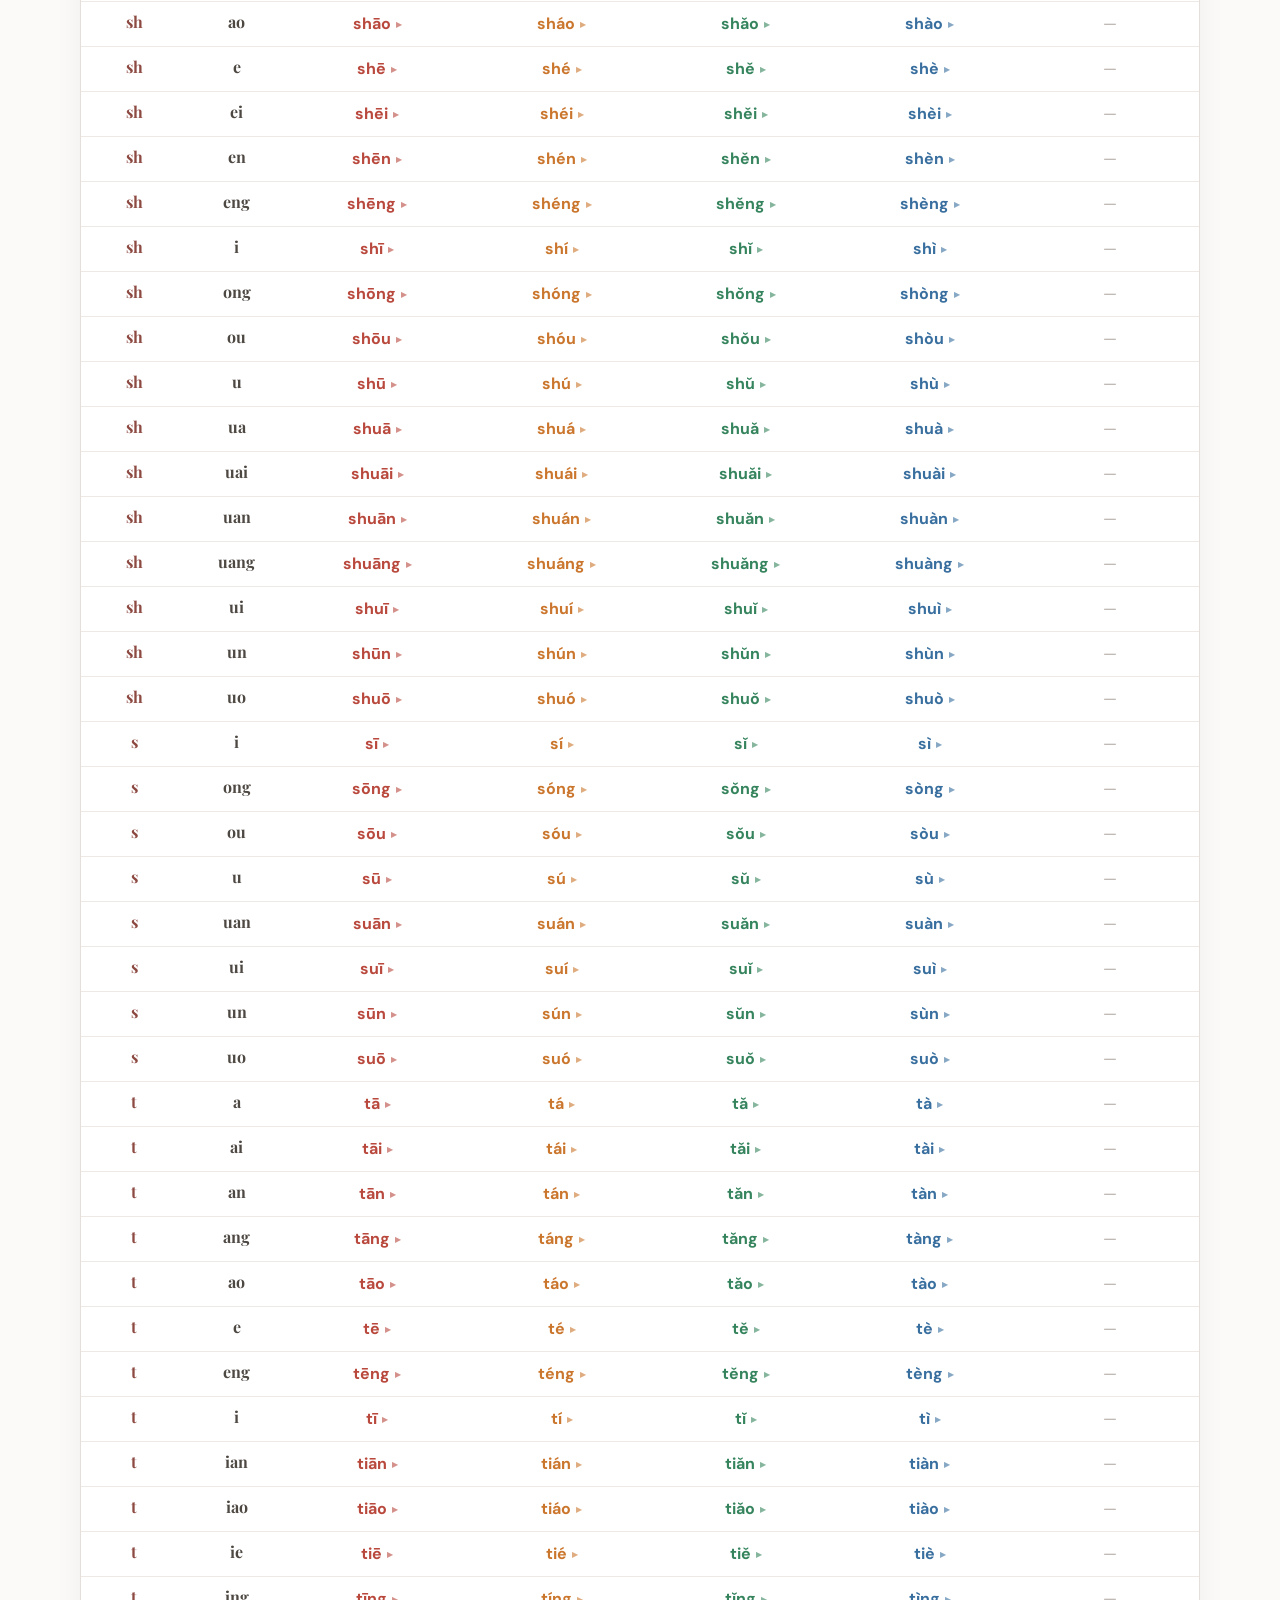
<file: pinyin-chart.html>
<!doctype html>
<html lang="pt-BR">
  <head>
    <meta charset="UTF-8" />
    <meta name="viewport" content="width=device-width, initial-scale=1.0" />
    <meta name="description" content="Tabela completa de pinyin com áudios para cada sílaba e tom." />
    <title>Tabela de Pinyin com Áudio | Hanzi</title>
    <link rel="preconnect" href="https://fonts.googleapis.com" />
    <link rel="preconnect" href="https://fonts.gstatic.com" crossorigin />
    <link href="https://fonts.googleapis.com/css2?family=DM+Sans:wght@400;500;600;700&family=Playfair+Display:ital,wght@0,600;0,700;1,600&family=Noto+Sans+SC:wght@400;500;600&display=swap" rel="stylesheet" />
    <link rel="stylesheet" href="styles.css" />
    <link rel="stylesheet" href="pinyin-tools.css" />
  </head>
  <body>
    <a class="skip-link" href="#conteudo">Pular para o conteúdo</a>
    <header class="topbar">
      <div class="topbar__inside shell">
        <a class="brand" href="index.html" aria-label="Hanzi, página HSK 1">
          <span class="brand__mark" lang="zh-Hans">言</span><span class="brand__word">HANZI</span>
        </a>
        <button class="menu-button" type="button" aria-expanded="false" aria-controls="primary-nav"><span></span><span></span><span></span><span class="sr-only">Abrir menu</span></button>
        <nav class="nav nav--tools" id="primary-nav" aria-label="Navegação principal">
          <a href="index.html">HSK 1</a>
          <a href="pinyin-chart.html" aria-current="page">Tabela de pinyin</a>
          <a href="pinyin-game.html">Jogo de escuta</a>
        </nav>
        <button class="theme-button" type="button" aria-label="Alternar modo escuro" title="Alternar modo escuro">◐</button>
      </div>
    </header>

    <main id="conteudo">
      <section class="tools-hero tools-hero--chart">
        <div class="shell tools-hero__inner">
          <p class="eyebrow">PRONÚNCIA · PINYIN</p>
          <h1>A tabela que deixa você <em>ouvir</em> os tons</h1>
          <p>Explore as sílabas de pinyin e toque em qualquer forma tonal para escutar a pronúncia. As cores ajudam a separar os quatro tons e o tom neutro.</p>
          <div class="tools-stats" aria-label="Estatísticas da tabela">
            <div><strong id="base-count">—</strong><span>sílabas-base</span></div>
            <div><strong id="sound-count">—</strong><span>gravações disponíveis</span></div>
            <div><strong>5</strong><span>tons no pinyin</span></div>
          </div>
        </div>
      </section>

      <section class="tools-section shell">
        <div class="tools-intro">
          <span class="tools-intro__icon" aria-hidden="true">♪</span>
          <div><h2>Como usar a tabela</h2><p>Cada linha une uma inicial e uma final. Clique em uma sílaba colorida para escutá-la. Quando houver uma gravação do tom neutro, ela também aparece na última coluna.</p></div>
        </div>

        <div class="chart-controls" aria-label="Filtros da tabela de pinyin">
          <label class="chart-search"><span>Encontrar sílaba</span><input id="chart-search" type="search" placeholder="Ex.: shi, lü ou xue" autocomplete="off" /></label>
          <div><span class="control-label">Filtrar por inicial</span><div class="initial-filter" id="initial-filter" aria-label="Iniciais do pinyin"></div></div>
        </div>

        <div class="now-playing" id="now-playing" aria-live="polite">
          <span class="now-playing__sound" aria-hidden="true">♪</span><span><b>Pronto para ouvir</b><small>Escolha uma sílaba na tabela.</small></span>
        </div>

        <p class="chart-result" id="chart-result" aria-live="polite"></p>
        <div class="pinyin-table-wrap">
          <table class="pinyin-table">
            <thead><tr><th scope="col">Inicial</th><th scope="col">Final</th><th scope="col">1º tom</th><th scope="col">2º tom</th><th scope="col">3º tom</th><th scope="col">4º tom</th><th scope="col">Neutro</th></tr></thead>
            <tbody id="chart-body"></tbody>
          </table>
        </div>
      </section>
    </main>

    <footer><div class="shell footer-inner"><a class="brand brand--footer" href="index.html"><span class="brand__mark" lang="zh-Hans">言</span><span class="brand__word">HANZI</span></a><p>Ferramentas de pronúncia para mandarim<br />Feitas para estudo independente.</p><a href="#conteudo">Voltar ao topo ↑</a></div></footer>
    <script src="pinyin-data.js"></script>
    <script src="pinyin-chart.js"></script>
  </body>
</html>
</file>
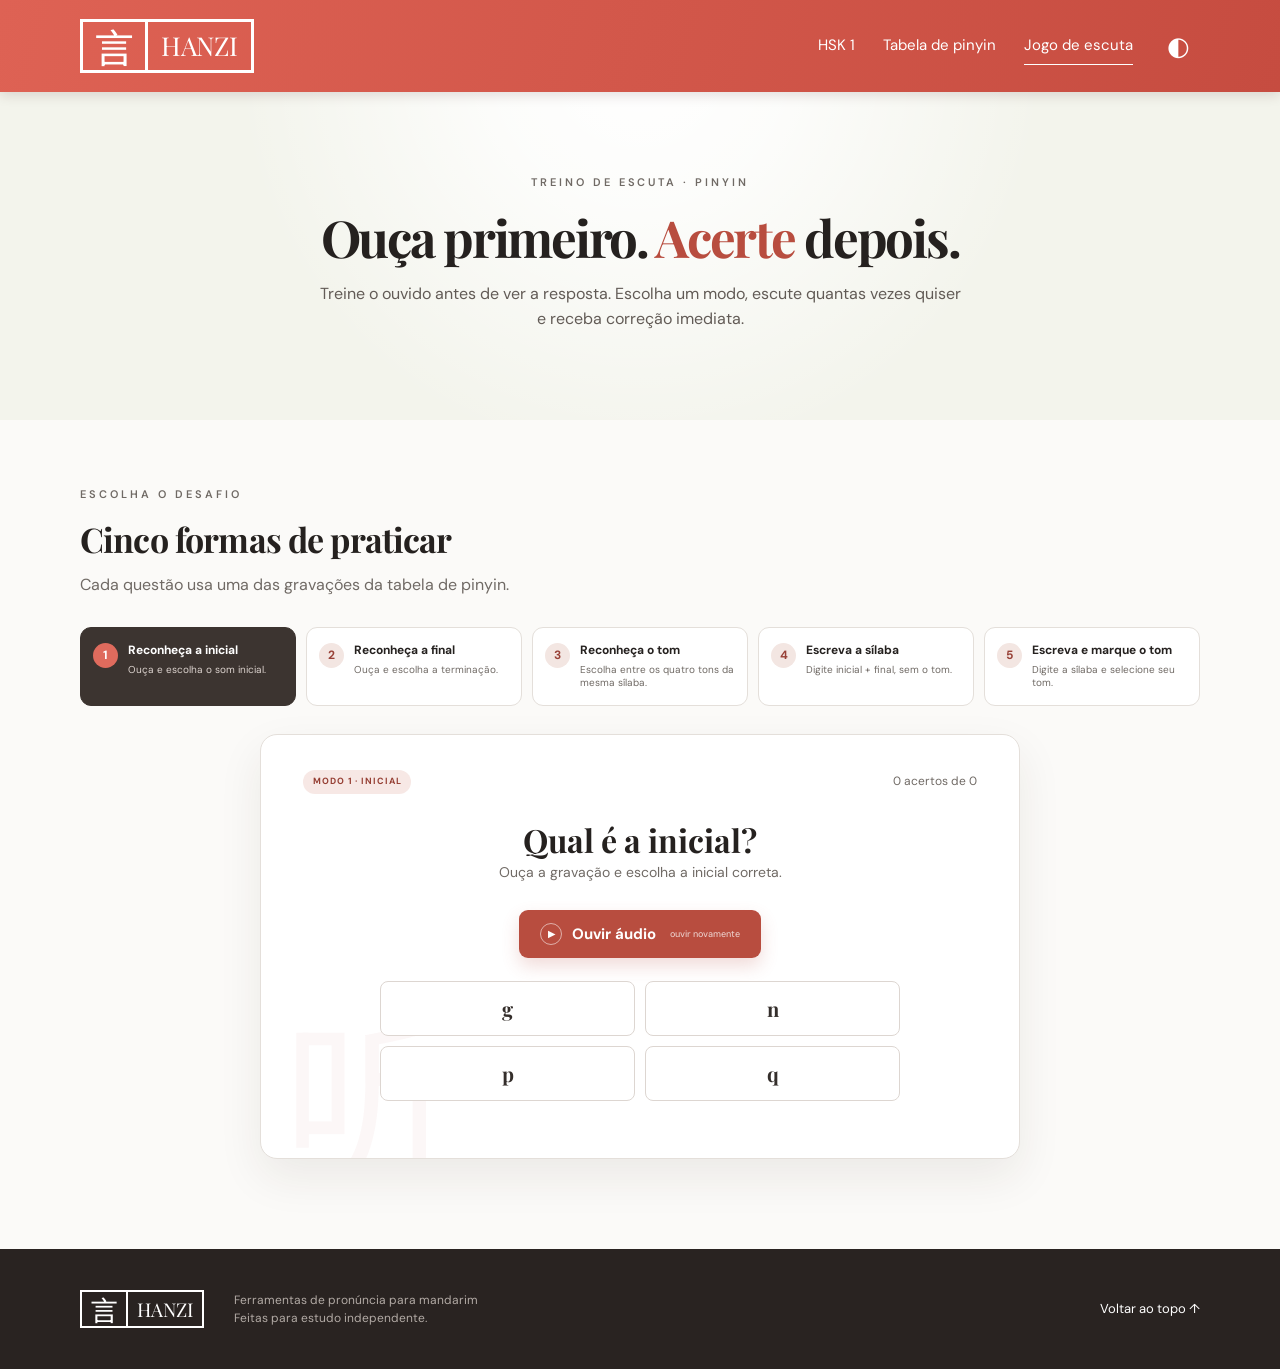
<file: pinyin-game.html>
<!doctype html>
<html lang="pt-BR">
  <head>
    <meta charset="UTF-8" />
    <meta name="viewport" content="width=device-width, initial-scale=1.0" />
    <meta name="description" content="Jogo de escuta de pinyin: reconheça inicial, final, tom e sílabas em mandarim." />
    <title>Jogo de Escuta de Pinyin | Hanzi</title>
    <link rel="preconnect" href="https://fonts.googleapis.com" />
    <link rel="preconnect" href="https://fonts.gstatic.com" crossorigin />
    <link href="https://fonts.googleapis.com/css2?family=DM+Sans:wght@400;500;600;700&family=Playfair+Display:ital,wght@0,600;0,700;1,600&family=Noto+Sans+SC:wght@400;500;600&display=swap" rel="stylesheet" />
    <link rel="stylesheet" href="styles.css" />
    <link rel="stylesheet" href="pinyin-tools.css" />
  </head>
  <body>
    <a class="skip-link" href="#conteudo">Pular para o conteúdo</a>
    <header class="topbar">
      <div class="topbar__inside shell">
        <a class="brand" href="index.html" aria-label="Hanzi, página HSK 1">
          <span class="brand__mark" lang="zh-Hans">言</span><span class="brand__word">HANZI</span>
        </a>
        <button class="menu-button" type="button" aria-expanded="false" aria-controls="primary-nav"><span></span><span></span><span></span><span class="sr-only">Abrir menu</span></button>
        <nav class="nav nav--tools" id="primary-nav" aria-label="Navegação principal">
          <a href="index.html">HSK 1</a>
          <a href="pinyin-chart.html">Tabela de pinyin</a>
          <a href="pinyin-game.html" aria-current="page">Jogo de escuta</a>
        </nav>
        <button class="theme-button" type="button" aria-label="Alternar modo escuro" title="Alternar modo escuro">◐</button>
      </div>
    </header>

    <main id="conteudo">
      <section class="tools-hero tools-hero--game">
        <div class="shell tools-hero__inner">
          <p class="eyebrow">TREINO DE ESCUTA · PINYIN</p>
          <h1>Ouça primeiro. <em>Acerte</em> depois.</h1>
          <p>Treine o ouvido antes de ver a resposta. Escolha um modo, escute quantas vezes quiser e receba correção imediata.</p>
        </div>
      </section>

      <section class="tools-section shell game-section">
        <div class="section-heading game-heading"><p class="eyebrow">ESCOLHA O DESAFIO</p><h2>Cinco formas de praticar</h2><p>Cada questão usa uma das gravações da tabela de pinyin.</p></div>
        <div class="mode-grid" id="mode-grid" aria-label="Modos de jogo">
          <button class="mode-card is-active" data-mode="initial" type="button"><b>1</b><span><strong>Reconheça a inicial</strong><small>Ouça e escolha o som inicial.</small></span></button>
          <button class="mode-card" data-mode="final" type="button"><b>2</b><span><strong>Reconheça a final</strong><small>Ouça e escolha a terminação.</small></span></button>
          <button class="mode-card" data-mode="tone" type="button"><b>3</b><span><strong>Reconheça o tom</strong><small>Escolha entre os quatro tons da mesma sílaba.</small></span></button>
          <button class="mode-card" data-mode="write" type="button"><b>4</b><span><strong>Escreva a sílaba</strong><small>Digite inicial + final, sem o tom.</small></span></button>
          <button class="mode-card" data-mode="write-tone" type="button"><b>5</b><span><strong>Escreva e marque o tom</strong><small>Digite a sílaba e selecione seu tom.</small></span></button>
        </div>

        <section class="game-card" aria-labelledby="game-title">
          <div class="game-card__top"><span class="game-badge" id="game-badge">Modo 1 · inicial</span><span class="game-score" id="game-score" aria-live="polite">0 acertos de 0</span></div>
          <h2 id="game-title">Qual é a inicial?</h2>
          <p class="game-instruction" id="game-instruction">Ouça a gravação e escolha a inicial correta.</p>
          <button class="listen-button" id="listen-button" type="button" aria-label="Ouvir gravação"><span aria-hidden="true">▶</span><span>Ouvir áudio</span><small>ouvir novamente</small></button>
          <div id="game-area"></div>
          <div class="game-feedback" id="game-feedback" aria-live="polite"></div>
        </section>
      </section>
    </main>

    <footer><div class="shell footer-inner"><a class="brand brand--footer" href="index.html"><span class="brand__mark" lang="zh-Hans">言</span><span class="brand__word">HANZI</span></a><p>Ferramentas de pronúncia para mandarim<br />Feitas para estudo independente.</p><a href="#conteudo">Voltar ao topo ↑</a></div></footer>
    <script src="pinyin-data.js"></script>
    <script src="pinyin-game.js"></script>
  </body>
</html>
</file>
<file: styles.css>
:root{--ink:#25211f;--muted:#706a65;--paper:#fbfaf8;--paper-deep:#f2efeb;--white:#fff;--line:#e4dfda;--red:#b84d3f;--red-dark:#9f4034;--rose:#f7ecea;--sage:#dfe8df;--shadow:0 18px 45px rgba(54,40,31,.08);--serif:"Playfair Display",Georgia,serif;--sans:"DM Sans",Arial,sans-serif;--chinese:"Noto Sans SC",sans-serif}
*{box-sizing:border-box}html{scroll-behavior:smooth}body{margin:0;background:var(--paper);color:var(--ink);font-family:var(--sans);line-height:1.55}.shell{width:min(1120px,calc(100% - 40px));margin:0 auto}.skip-link{position:fixed;z-index:20;left:16px;top:-60px;background:#111;color:#fff;padding:10px 16px;border-radius:4px}.skip-link:focus{top:16px}.topbar{height:92px;background:linear-gradient(105deg,#de6254,#c64c40);color:#fff;position:sticky;top:0;z-index:10;box-shadow:0 3px 12px rgba(65,20,14,.14)}.topbar__inside{height:100%;display:flex;align-items:center}.brand{color:inherit;text-decoration:none;display:flex;align-items:center;gap:0;font-size:0;letter-spacing:.13em}.brand__mark{font-family:var(--chinese);font-size:40px;line-height:1;border:3px solid currentColor;padding:4px 11px}.brand__word{align-self:stretch;display:grid;place-items:center;font-family:var(--serif);font-size:26px;padding:0 13px;border:3px solid currentColor;border-left:0}.nav{display:flex;gap:43px;margin-left:auto;margin-right:35px}.nav a{color:#fff;text-decoration:none;font-size:15px;position:relative}.nav a:after{content:"";position:absolute;height:1px;background:white;left:0;right:0;bottom:-7px;transform:scaleX(0);transition:.2s}.nav a:hover:after,.nav a:focus:after{transform:scaleX(1)}.theme-button,.menu-button{border:0;background:transparent;color:#fff;cursor:pointer;font-size:26px;padding:10px}.menu-button{display:none;width:43px}.menu-button span:not(.sr-only){height:2px;background:currentColor;display:block;margin:5px 0}.hero{text-align:center;padding:81px 0 81px;background:radial-gradient(circle at 50% 0,#fff,transparent 46%),var(--paper)}.hero__inner{max-width:820px}.eyebrow{margin:0 0 17px;letter-spacing:.27em;font-size:11px;font-weight:600;color:var(--muted)}h1,h2,h3{font-family:var(--serif);line-height:1.16}h1{font-size:54px;margin:0 0 13px;letter-spacing:-.04em}h1 em{font-style:normal;color:var(--red)}.hero__intro{color:#5e5955;font-size:16px;max-width:650px;margin:0 auto}.stats{margin:41px auto 30px;display:grid;grid-template-columns:repeat(4,1fr);gap:12px}.stats div{display:flex;flex-direction:column}.stats strong{font-family:var(--serif);font-size:31px;color:var(--red);line-height:1.1}.stats span{font-size:13px;color:var(--muted);padding:2px 8px}.level-tabs{display:flex;justify-content:center;gap:14px}.level-tabs button{border:1px solid var(--line);background:#fff;color:#403b38;padding:11px 24px;border-radius:100px;font-weight:700;font-family:inherit}.level-tabs .is-active{background:var(--red);color:#fff;border-color:var(--red)}.level-tabs button:disabled{opacity:1}.page-nav-wrap{margin-top:-17px;position:relative;z-index:1}.page-nav{max-width:720px;margin:0 auto;background:var(--white);box-shadow:var(--shadow);border:1px solid #eee9e6;border-radius:20px;overflow:hidden;padding:0 31px 16px}.page-nav h2{font-size:19px;margin:0 -31px 7px;padding:20px 31px;border-bottom:1px solid var(--line)}.page-nav h2 span{font-family:var(--sans);color:var(--red);margin-right:13px}.page-nav a{display:flex;gap:14px;align-items:center;color:#4f4945;text-decoration:none;padding:12px 1px;font-size:14px}.page-nav a:hover{color:var(--red)}.page-nav b{display:grid;place-items:center;width:26px;height:26px;border-radius:8px;background:#f7f6f4;color:#77706b;font-size:12px}.notice-section{padding:90px 0 86px;max-width:820px}.notice-section h2,.section-heading h2{font-size:34px;margin:0 0 14px;letter-spacing:-.025em}.notice-section p:not(.eyebrow){color:#5f5854;margin:0;font-size:16px}.study-section,.grammar-section,.category-section{background:var(--paper-deep);padding:83px 0}.section-heading{max-width:760px;margin-bottom:32px}.section-heading p:not(.eyebrow){margin:0;color:var(--muted)}kbd{font-family:var(--sans);font-size:11px;border:1px solid var(--line);border-bottom-width:2px;background:#fff;border-radius:4px;padding:1px 4px}.flash-settings{display:flex;align-items:end;gap:18px;background:var(--white);border-radius:12px;padding:19px 22px;border:1px solid var(--line);margin-bottom:17px}.flash-settings label,.filters label{display:flex;flex-direction:column;gap:6px;font-size:12px;font-weight:700;color:#57504b}.flash-settings select,.filters select,.filters input{font:inherit;color:var(--ink);border:1px solid #d9d4cf;background:#fff;border-radius:7px;padding:9px 10px;min-height:39px}.flash-settings .check-label,.tone-toggle{display:flex;flex-direction:row;align-items:center;gap:8px;padding:10px 0;white-space:nowrap}.outline-button,.text-button{font:inherit;font-weight:700;border:1px solid #cfc8c3;background:#fff;border-radius:7px;padding:10px 14px;cursor:pointer;color:#413a36}.outline-button:hover,.text-button:hover{border-color:var(--red);color:var(--red)}.deck-label{text-align:center;color:var(--muted);font-size:13px;margin:22px 0 10px}.flashcard{position:relative;width:min(640px,100%);height:266px;margin:0 auto;border:0;background:transparent;display:block;perspective:1000px;cursor:pointer}.card-side{position:absolute;inset:0;border-radius:15px;padding:28px;box-shadow:var(--shadow);backface-visibility:hidden;transition:transform .4s;display:flex;flex-direction:column;align-items:center;justify-content:center}.card-front{background:#c55245;color:white}.card-back{background:#fff;color:var(--ink);transform:rotateY(180deg);border:1px solid var(--line)}.flashcard.is-flipped .card-front{transform:rotateY(180deg)}.flashcard.is-flipped .card-back{transform:rotateY(360deg)}.card-side small{font-size:10px;letter-spacing:.21em;font-weight:700;opacity:.8;margin-bottom:14px}.card-side strong{font-family:var(--chinese);font-size:80px;font-weight:500;line-height:1.05}.card-back strong{font-family:var(--serif);font-size:34px;text-align:center}.card-side span{font-size:20px;color:var(--red);margin-top:7px}.card-side i{font-family:var(--sans);font-size:12px;font-style:normal;opacity:.72;margin-top:22px}.card-controls{display:flex;justify-content:center;align-items:center;gap:25px;margin:17px 0}.card-controls span{font-size:13px;color:var(--muted);min-width:155px;text-align:center}.icon-button{border:1px solid var(--line);width:34px;height:34px;border-radius:50%;font-size:18px;background:#fff;cursor:pointer}.icon-button:hover{border-color:var(--red);color:var(--red)}.rating-area{text-align:center}.rating-area>span{font-size:12px;color:var(--muted);display:block;margin-bottom:7px}.rating-area div{display:flex;gap:9px;justify-content:center}.rating-area button{font-family:inherit;font-size:13px;font-weight:700;border:0;padding:9px 17px;border-radius:5px;cursor:pointer}.rate-again{background:#f6ded9;color:#8e342a}.rate-learning{background:#f7ecd1;color:#81621d}.rate-know{background:#dcecdf;color:#3d7148}.progress-copy{text-align:center;margin:19px 0 12px;color:#6b645f;font-size:13px}.deck-actions{display:flex;justify-content:center;gap:5px;flex-wrap:wrap}.text-button{background:transparent;border:0;font-size:12px;padding:8px 12px}.text-button.danger:hover{color:#a83a30}.vocab-section{padding:93px 0}.filters{display:grid;grid-template-columns:minmax(260px,2fr) 1fr 1fr auto;gap:14px;align-items:end;margin:29px 0 18px}.filters .search-label{min-width:0}.filters input{width:100%}.filters .tone-toggle{font-size:12px;padding:12px 0;white-space:nowrap}.table-wrap{border:1px solid var(--line);border-radius:12px;overflow:auto;background:#fff;max-height:710px}table{width:100%;border-collapse:collapse;min-width:780px;font-size:13px}th{text-align:left;padding:14px 13px;background:#f7f5f3;font-size:10px;letter-spacing:.11em;color:#716a65}td{padding:11px 13px;border-top:1px solid #eee9e5;vertical-align:middle}tr:hover td{background:#fffcfa}.word{font-family:var(--chinese);font-size:21px}.pinyin{font-size:13px;color:#5e5752}.pos{font-size:11px;color:var(--muted)}.examples-button{font:inherit;font-size:12px;border:1px solid var(--line);border-radius:5px;background:#fff;padding:5px 8px;cursor:pointer;white-space:nowrap}.examples-button:hover{border-color:var(--red);color:var(--red)}.example-row td{padding:0;background:#fff9f7}.example-box{padding:16px 20px 17px;border-left:3px solid #e7b1aa;margin:6px 16px;color:#554c47}.example-box p{margin:5px 0}.example-box .hanzi-example{font-family:var(--chinese);font-size:17px}.example-box .pt-example{color:var(--muted);font-size:13px}.table-count{font-size:13px;color:var(--muted);margin:13px 0 0}.grammar-section{background:linear-gradient(180deg,#f7f0ed 0%,var(--paper) 78%)}.grammar-grid{display:grid;grid-template-columns:repeat(2,1fr);gap:16px}.grammar-card{background:rgba(255,255,255,.8);border:1px solid #e8ded8;border-radius:13px;padding:24px}.grammar-card .pattern{font-size:10px;letter-spacing:.17em;color:var(--red);font-weight:700}.grammar-card h3{font-size:21px;margin:7px 0 9px}.grammar-card p{font-size:14px;color:#635b56;margin:0}.formula{margin:15px 0 11px;padding:8px 10px;background:#f4ece8;border-radius:5px;font-size:12px;color:#803c34;font-weight:700}.grammar-example{font-family:var(--chinese);font-size:17px;color:#292522}.grammar-translation{font-size:12px;color:#817873}.sentence-section{padding:93px 0}.topic-tabs{display:flex;gap:8px;flex-wrap:wrap;margin-bottom:23px}.topic-tabs button{border:1px solid var(--line);background:#fff;border-radius:100px;padding:8px 13px;font:inherit;font-size:12px;cursor:pointer}.topic-tabs button.is-active{background:var(--red);color:#fff;border-color:var(--red)}.sentences-grid{display:grid;grid-template-columns:repeat(2,1fr);gap:13px}.sentence-card{border:1px solid var(--line);border-radius:11px;padding:17px 18px;background:#fff}.sentence-card .topic{font-size:10px;color:var(--red);letter-spacing:.12em;font-weight:700}.sentence-card .sentence-hanzi{font-family:var(--chinese);font-size:20px;line-height:1.42;margin:6px 0 1px}.sentence-card .sentence-pinyin{font-size:13px;color:#726a65}.sentence-card .sentence-translation{font-size:13px;margin:7px 0;color:#403936}.sentence-card .key-words{font-size:11px;color:#857c76;margin:0}.category-section{background:#f6f3f0}.category-grid{display:grid;grid-template-columns:repeat(3,1fr);gap:15px}.category-card{background:#fff;border:1px solid var(--line);border-radius:11px;padding:19px}.category-card h3{font-size:18px;margin:0 0 8px}.category-card p{font-size:12px;color:#716965;margin:0 0 16px;line-height:1.6}.category-card div{display:flex;gap:9px}.category-card button{font:inherit;font-size:11px;font-weight:700;border:1px solid var(--line);color:#504844;background:white;padding:7px 8px;border-radius:5px;cursor:pointer}.category-card button:hover{border-color:var(--red);color:var(--red)}.tips-section{padding:91px 0}.tips-grid{display:grid;grid-template-columns:repeat(4,1fr);gap:22px}.tips-grid article{border-top:2px solid var(--red);padding:17px 2px}.tips-grid span{color:var(--red);font-family:var(--serif);font-size:25px}.tips-grid h3{font-size:20px;margin:5px 0 8px}.tips-grid p{font-size:13px;color:#6e6661;margin:0}.cta-section{padding:0 0 87px}.cta-card{background:#352e2a;color:#fff;padding:42px 55px;border-radius:16px;display:flex;align-items:center;justify-content:space-between;gap:40px;overflow:hidden;position:relative}.cta-card:after{content:"学";position:absolute;right:45px;bottom:-65px;font-family:var(--chinese);font-size:200px;color:rgba(255,255,255,.04)}.cta-card h2{font-size:32px;margin:0 0 8px}.cta-card p:not(.eyebrow){color:#d8d1cc;max-width:570px;margin:0}.cta-card .eyebrow{color:#df938a}.cta-link{position:relative;z-index:1;color:#fff;text-decoration:none;background:var(--red);padding:12px 18px;border-radius:6px;white-space:nowrap;font-weight:700}footer{background:#292321;color:#c9c0bc;padding:41px 0}.footer-inner{display:flex;align-items:center;gap:30px}.brand--footer{color:#fff}.brand--footer .brand__mark{font-size:28px;border-width:2px;padding:3px 8px}.brand--footer .brand__word{font-size:19px;border-width:2px;padding:0 9px}.footer-inner p{font-size:12px;margin:0;color:#b2aaa5}.footer-inner>a:last-child{margin-left:auto;color:#fff;text-decoration:none;font-size:13px}.sr-only{position:absolute;clip:rect(0 0 0 0);clip-path:inset(50%);width:1px;height:1px;overflow:hidden;white-space:nowrap}
.tone-1{color:#b9483d}.tone-2{color:#cb762d}.tone-3{color:#35845d}.tone-4{color:#396f9f}.tone-neutral{color:#6b625c}body.dark{--ink:#eee9e4;--muted:#afa7a0;--paper:#24211f;--paper-deep:#2c2826;--white:#312d2b;--line:#4c4541;--rose:#40302d;--shadow:0 18px 45px rgba(0,0,0,.25)}body.dark .hero{background:radial-gradient(circle at 50% 0,#302a27,transparent 46%),var(--paper)}body.dark .filters select,body.dark .filters input,body.dark .flash-settings select,body.dark .outline-button,body.dark .icon-button,body.dark .examples-button,body.dark .topic-tabs button,body.dark .category-card button{background:#292523;color:var(--ink)}body.dark .card-back,.dark .category-card,.dark .sentence-card{background:#312d2b}.dark .page-nav,.dark .table-wrap{background:#312d2b}.dark th{background:#292523}.dark tr:hover td{background:#362f2d}.dark .grammar-card{background:#302b29}.dark .formula{background:#3d302d}.dark .example-row td{background:#2c2725}
@media(max-width:800px){.topbar{height:72px}.brand__mark{font-size:31px;border-width:2px;padding:3px 8px}.brand__word{font-size:20px;border-width:2px;padding:0 9px}.menu-button{display:block;margin-left:auto}.nav{position:absolute;top:72px;left:0;right:0;background:#b8453a;margin:0;display:none;flex-direction:column;gap:0;padding:10px 20px 18px}.nav.is-open{display:flex}.nav a{padding:10px 0}.theme-button{margin-left:8px}.hero{padding:56px 0 60px}h1{font-size:43px}.stats{grid-template-columns:repeat(2,1fr);gap:21px 10px}.page-nav{padding-left:22px;padding-right:22px}.page-nav h2{margin-left:-22px;margin-right:-22px;padding-left:22px}.flash-settings{align-items:stretch;flex-direction:column;gap:10px}.flash-settings label{width:100%}.filters{grid-template-columns:1fr 1fr}.filters .search-label{grid-column:1/-1}.grammar-grid,.sentences-grid{grid-template-columns:1fr}.category-grid{grid-template-columns:repeat(2,1fr)}.tips-grid{grid-template-columns:repeat(2,1fr)}.cta-card{padding:35px;align-items:flex-start;flex-direction:column;gap:22px}.footer-inner{flex-wrap:wrap}.footer-inner>a:last-child{margin-left:0}}
@media(max-width:480px){.shell{width:min(100% - 28px,1120px)}.theme-button{font-size:21px;padding:6px}.notice-section,.study-section,.vocab-section,.grammar-section,.sentence-section,.category-section,.tips-section{padding-top:61px;padding-bottom:61px}.notice-section h2,.section-heading h2{font-size:29px}.hero__intro{font-size:14px}.stats strong{font-size:27px}.stats span{font-size:11px}.level-tabs{gap:6px}.level-tabs button{padding:9px 13px;font-size:12px}.card-side strong{font-size:67px}.card-back strong{font-size:29px}.flashcard{height:240px}.filters{grid-template-columns:1fr}.filters .search-label{grid-column:auto}.category-grid{grid-template-columns:1fr}.tips-grid{grid-template-columns:1fr;gap:7px}.cta-card{padding:29px 24px}.cta-card h2{font-size:28px}}
:root{--audio:#b74726}.audio-button{align-items:center;background:#fff7f1;border:1px solid #e6a48b;border-radius:999px;color:#96391e;cursor:pointer;display:inline-flex;font:600 .72rem/1 "DM Sans",sans-serif;gap:.3rem;margin:.25rem 0 .25rem .45rem;padding:.38rem .58rem}.audio-button:hover{background:#fce3d7}.card-context{background:#fffdf9;border:1px solid #eadfd2;border-radius:0 0 14px 14px;margin:-.8rem auto 1.4rem;max-width:650px;padding:1rem 1.25rem;text-align:left}.card-audio-row{border-bottom:1px solid #eadfd2;margin-bottom:.7rem;padding-bottom:.55rem;text-align:center}.card-example-title{color:#81756a;font-size:.72rem;font-weight:700;letter-spacing:.09em;margin:.15rem 0 .4rem;text-transform:uppercase}.card-example{border-top:1px solid #f0e8df;padding:.62rem 0}.card-example strong,.grammar-example b,.sentence-card>b{font-family:"Noto Sans SC",sans-serif;font-size:1.05rem}.card-example span,.grammar-example span,.sentence-card span{color:#8a5443;display:block;font-size:.83rem}.card-example small,.grammar-example small,.sentence-card small{color:#5e564f;display:block;font-size:.88rem}.grammar-category{color:#a5533b;font-size:.72rem;font-weight:700;letter-spacing:.08em;text-transform:uppercase}.grammar-tip{background:#fff8e8;border-left:3px solid #d99a39;padding:.65rem}.grammar-card details{border-top:1px solid #eadfd2;margin-top:1rem;padding-top:.75rem}.grammar-card summary{cursor:pointer;font-weight:700}.grammar-example{border-top:1px solid #eee5dc;margin-top:.65rem;padding-top:.65rem}.grammar-example em{color:#75695e;display:block;font-size:.8rem;margin-top:.3rem}.sentence-card .sentence-word{color:#a5533b;font-size:.72rem;font-weight:700;margin:0 0 .4rem;text-transform:uppercase}.show-more{background:#fff;border:1px solid #c9795e;border-radius:8px;color:#8c3c26;cursor:pointer;font-weight:700;grid-column:1/-1;margin:1rem auto;padding:.8rem 1rem}.hanzi-cell .audio-button,.table-example .audio-button{vertical-align:middle}.table-example{border-top:1px solid #eee5dc;margin:.55rem 0;padding-top:.55rem}.table-example span{color:#8a5443;font-size:.85rem}@media(max-width:680px){.audio-button span{display:none}.card-context{margin-left:0;margin-right:0}.card-example{font-size:.92rem}}
</file>
<file: pinyin-tools.css>
@media (min-width:801px){.topbar .nav{gap:28px}.nav--tools{margin-right:24px}}
.nav a[aria-current="page"]:after{transform:scaleX(1)}
.tools-hero{padding:82px 0 88px;text-align:center;background:radial-gradient(circle at 50% -10%,#fff 0,rgba(255,255,255,.78) 20%,transparent 55%),#f8f1ed}.tools-hero--game{background:radial-gradient(circle at 50% -10%,#fff 0,rgba(255,255,255,.78) 20%,transparent 55%),#f3f4ec}.tools-hero__inner{max-width:760px}.tools-hero h1{font-size:51px;margin:0 0 15px;letter-spacing:-.045em}.tools-hero h1 em{color:var(--red);font-style:normal}.tools-hero p:not(.eyebrow){margin:0 auto;color:#625b56;font-size:16px;max-width:650px}.tools-stats{max-width:510px;margin:37px auto 0;display:grid;grid-template-columns:repeat(3,1fr);gap:11px}.tools-stats div{padding:13px 10px;border:1px solid #e7dad4;background:rgba(255,255,255,.72);border-radius:10px;display:flex;flex-direction:column}.tools-stats strong{font-family:var(--serif);font-size:29px;color:var(--red);line-height:1.05}.tools-stats span{font-size:11px;color:var(--muted);margin-top:4px}.tools-section{padding:72px 0 90px}.tools-intro{display:flex;gap:18px;align-items:center;max-width:830px;margin:0 auto 40px;padding:20px 24px;border:1px solid #eaded8;border-left:4px solid var(--red);background:#fffaf8;border-radius:10px}.tools-intro__icon{display:grid;place-items:center;width:43px;height:43px;border-radius:50%;background:#f5dfdb;color:var(--red);font-size:22px;flex:0 0 auto}.tools-intro h2{font-size:22px;margin:0 0 2px}.tools-intro p{font-size:13px;color:var(--muted);margin:0}.chart-controls{display:grid;grid-template-columns:minmax(230px,310px) 1fr;gap:24px;align-items:end;margin-bottom:20px}.chart-search{display:flex;flex-direction:column;gap:6px;font-size:12px;font-weight:700;color:#57504b}.chart-search input{font:inherit;color:var(--ink);border:1px solid #d9d4cf;background:#fff;border-radius:7px;padding:10px 11px;min-height:41px}.control-label{font-size:12px;font-weight:700;color:#57504b;display:block;margin-bottom:6px}.initial-filter{display:flex;gap:5px;flex-wrap:wrap}.initial-filter button{min-width:30px;border:1px solid var(--line);border-radius:6px;padding:7px 8px;background:#fff;color:#4c4540;font:600 12px var(--sans);cursor:pointer}.initial-filter button:hover,.initial-filter button.is-active{border-color:var(--red);background:var(--red);color:#fff}.now-playing{display:flex;align-items:center;gap:12px;padding:12px 15px;border-radius:9px;background:#f5f2ef;border:1px solid var(--line);margin:0 0 19px;transition:.18s}.now-playing.is-playing{border-color:#deaaa1;background:#fff8f6}.now-playing__sound{display:grid;place-items:center;width:31px;height:31px;border-radius:50%;background:#e9e4e0;color:#766b64;font-family:var(--serif);font-size:18px;flex:0 0 auto}.now-playing.is-playing .now-playing__sound{background:var(--red);color:#fff;animation:pulse-audio 1s ease-in-out infinite}.now-playing b,.now-playing small{display:block}.now-playing b{font-size:13px}.now-playing small{font-size:11px;color:var(--muted)}.chart-result{font-size:12px;color:var(--muted);margin:0 0 9px}.pinyin-table-wrap{border:1px solid var(--line);border-radius:13px;overflow:auto;background:#fff;box-shadow:0 10px 28px rgba(54,40,31,.05)}.pinyin-table{width:100%;min-width:825px;border-collapse:collapse}.pinyin-table th{padding:12px 11px;background:#f7f5f3;text-align:center;font-size:10px;letter-spacing:.12em;color:#716a65;white-space:nowrap}.pinyin-table th:first-child,.pinyin-table th:nth-child(2){text-align:left}.pinyin-table td{padding:7px 9px;border-top:1px solid #eee9e5;text-align:center}.pinyin-table tr:hover td{background:#fffcfa}.initial-token,.final-token{display:inline-block;font-family:var(--serif);font-weight:700;font-size:16px;line-height:1;min-width:26px}.initial-token{color:#8d4a42}.final-token{color:#4e4843}.sound-chip{width:100%;min-width:82px;padding:5px 7px;border:1px solid transparent;border-radius:7px;background:transparent;cursor:pointer;font-family:var(--sans);transition:.15s}.sound-chip span{font-weight:700;font-size:16px;line-height:1.1}.sound-chip small{display:inline-block;font-size:8px;margin-left:5px;opacity:.6;vertical-align:2px}.sound-chip:hover,.sound-chip:focus-visible,.sound-chip.is-playing{background:currentColor;border-color:currentColor;outline:0}.sound-chip:hover span,.sound-chip:hover small,.sound-chip:focus-visible span,.sound-chip:focus-visible small,.sound-chip.is-playing span,.sound-chip.is-playing small{color:#fff}.no-sound{color:#b6aea8;font-size:16px}.game-section{padding-top:66px}.game-heading{margin-bottom:29px}.mode-grid{display:grid;grid-template-columns:repeat(5,1fr);gap:10px;margin-bottom:28px}.mode-card{border:1px solid var(--line);border-radius:11px;background:#fff;padding:15px 12px;text-align:left;cursor:pointer;font:inherit;color:var(--ink);display:flex;gap:10px;align-items:flex-start;transition:.16s}.mode-card b{display:grid;place-items:center;flex:0 0 auto;width:25px;height:25px;border-radius:50%;font-size:12px;background:#f3e6e2;color:#984137}.mode-card strong,.mode-card small{display:block}.mode-card strong{font-size:12px;line-height:1.3}.mode-card small{font-size:10px;line-height:1.35;color:var(--muted);margin-top:4px}.mode-card:hover{border-color:#c9847b;transform:translateY(-1px)}.mode-card.is-active{background:#3c3430;color:#fff;border-color:#3c3430}.mode-card.is-active b{background:#df6b5d;color:#fff}.mode-card.is-active small{color:#ddd4cf}.game-card{position:relative;max-width:760px;margin:0 auto;background:#fff;border:1px solid var(--line);box-shadow:var(--shadow);border-radius:17px;padding:35px 42px 37px;text-align:center;overflow:hidden}.game-card:before{content:"听";position:absolute;left:22px;bottom:-64px;font-family:var(--chinese);font-size:174px;color:rgba(181,77,63,.045);pointer-events:none}.game-card__top{display:flex;align-items:center;justify-content:space-between;gap:12px;position:relative}.game-badge{background:#f7e8e5;color:#963f34;border-radius:100px;padding:5px 10px;text-transform:uppercase;letter-spacing:.1em;font-size:9px;font-weight:700}.game-score{color:var(--muted);font-size:12px}.game-card h2{position:relative;font-size:32px;margin:27px 0 4px}.game-instruction{position:relative;color:var(--muted);font-size:14px;margin:0}.listen-button{position:relative;margin:27px auto 23px;display:flex;align-items:center;gap:10px;border:0;border-radius:9px;background:var(--red);color:#fff;padding:13px 21px;cursor:pointer;font:700 15px var(--sans);box-shadow:0 8px 18px rgba(184,77,63,.2)}.listen-button:hover{background:var(--red-dark)}.listen-button>span:first-child{display:grid;place-items:center;width:22px;height:22px;border:1px solid rgba(255,255,255,.55);border-radius:50%;font-size:9px;padding-left:1px}.listen-button small{font-size:9px;opacity:.7;font-weight:500;margin-left:4px}.listen-button.is-playing{animation:pulse-audio 1s ease-in-out infinite}.answer-grid{position:relative;display:grid;grid-template-columns:repeat(2,1fr);gap:10px;max-width:520px;margin:0 auto}.answer-button{min-height:55px;border:1px solid #ddd6d1;border-radius:8px;background:#fff;color:#342e2b;cursor:pointer;font:700 20px var(--serif);transition:.15s}.answer-button:hover,.answer-button:focus-visible{color:var(--red);border-color:var(--red);background:#fff8f6;outline:0}.tone-options{position:relative;display:grid;grid-template-columns:repeat(4,1fr);gap:8px;max-width:550px;margin:0 auto}.tone-option{min-height:75px;border:1px solid var(--line);border-radius:9px;background:#fff;cursor:pointer;font-family:var(--sans);transition:.15s}.tone-option b,.tone-option small{display:block}.tone-option b{font-size:25px;font-family:var(--serif)}.tone-option small{font-size:10px;margin-top:3px;color:inherit;opacity:.75}.tone-option:hover,.tone-option:focus-visible{outline:0;border-color:currentColor;background:#fff9f7;transform:translateY(-1px)}.type-answer{position:relative;max-width:460px;margin:0 auto;text-align:left}.type-answer label{display:block;font-size:11px;font-weight:700;color:#5d5550}.type-answer input{display:block;width:100%;min-height:52px;margin-top:6px;border:1px solid #d7cfca;border-radius:8px;padding:11px 13px;background:#fff;color:var(--ink);font:600 20px var(--sans)}.type-answer input:focus{border-color:var(--red);outline:2px solid rgba(184,77,63,.15)}.tone-picker{border:0;margin:18px 0 16px;padding:0}.tone-picker legend{font-size:11px;font-weight:700;color:#5d5550;margin-bottom:6px}.tone-picker>div{display:grid;grid-template-columns:repeat(4,1fr);gap:7px}.tone-pick{border:1px solid var(--line);border-radius:7px;background:#fff;padding:8px 4px;cursor:pointer;font-family:var(--sans)}.tone-pick b,.tone-pick span{display:block}.tone-pick b{font-size:17px}.tone-pick span{font-size:9px;color:inherit;opacity:.75}.tone-pick:hover,.tone-pick[aria-pressed="true"]{border-color:currentColor;background:#fff8f6}.check-button,.next-button{border:0;border-radius:7px;padding:11px 16px;background:#3c3430;color:#fff;cursor:pointer;font:700 13px var(--sans)}.check-button:hover,.next-button:hover{background:#211d1b}.game-feedback{position:relative;max-width:590px;min-height:0;margin:20px auto 0;text-align:left}.game-feedback.is-hint{padding:10px 13px;border-radius:7px;background:#f6eedb;color:#755f2b;font-size:12px}.game-feedback.is-correct,.game-feedback.is-wrong{display:flex;align-items:center;justify-content:space-between;gap:15px;padding:14px 14px 14px 17px;border-radius:9px}.game-feedback.is-correct{background:#e8f3e9;border-left:3px solid #4b9761}.game-feedback.is-wrong{background:#f9e6e2;border-left:3px solid #c15848}.game-feedback b,.game-feedback span{display:block}.game-feedback b{font-size:14px}.game-feedback span{font-size:12px;color:#5e5651;margin-top:2px}.game-feedback strong{font-size:17px;font-family:var(--serif)}.next-button{white-space:nowrap;background:var(--red)}.next-button:hover{background:var(--red-dark)}.answer-button:disabled,.tone-option:disabled,.tone-pick:disabled,.type-answer input:disabled,.check-button:disabled{cursor:default;opacity:.58}.answer-button:disabled:hover,.tone-option:disabled:hover{transform:none;background:#fff;color:#342e2b;border-color:#ddd6d1}@keyframes pulse-audio{50%{transform:scale(1.035);box-shadow:0 0 0 7px rgba(184,77,63,.08)}}
body.dark .tools-hero{background:radial-gradient(circle at 50% -10%,#3a312e 0,rgba(58,49,46,.8) 20%,transparent 55%),var(--paper-deep)}body.dark .tools-hero--game{background:radial-gradient(circle at 50% -10%,#34352f 0,rgba(52,53,47,.8) 20%,transparent 55%),var(--paper-deep)}body.dark .tools-hero p:not(.eyebrow),body.dark .tools-intro p{color:var(--muted)}body.dark .tools-stats div,body.dark .tools-intro,body.dark .pinyin-table-wrap,body.dark .mode-card,body.dark .game-card,body.dark .answer-button,body.dark .tone-option,body.dark .tone-pick,body.dark .type-answer input{background:#312d2b;border-color:var(--line);color:var(--ink)}body.dark .tools-intro{background:#332c2a}.dark .chart-search input{background:#292523;color:var(--ink);border-color:var(--line)}.dark .initial-filter button,.dark .now-playing{background:#302b29;color:var(--ink);border-color:var(--line)}.dark .initial-filter button.is-active{background:var(--red);color:#fff}.dark .pinyin-table th{background:#292523}.dark .pinyin-table tr:hover td{background:#362f2d}.dark .no-sound{color:#756d68}.dark .mode-card.is-active{background:#5a413c;border-color:#5a413c}.dark .tone-option:hover,.dark .tone-pick:hover,.dark .tone-pick[aria-pressed="true"],.dark .answer-button:hover,.dark .answer-button:focus-visible{background:#3d302d}.dark .game-feedback.is-correct{background:#2c4733}.dark .game-feedback.is-wrong{background:#4b302d}.dark .game-feedback.is-hint{background:#4a4029;color:#f4e4a4}.dark .game-feedback span{color:#d3cbc5}
@media(max-width:800px){.tools-hero{padding:59px 0 64px}.tools-hero h1{font-size:42px}.tools-section{padding-top:54px;padding-bottom:65px}.chart-controls{grid-template-columns:1fr;gap:17px}.mode-grid{grid-template-columns:repeat(2,1fr)}.game-card{padding:29px 25px}.mode-card:last-child{grid-column:1/-1}.nav--tools{margin-right:0}}
@media(max-width:480px){.tools-hero h1{font-size:35px}.tools-hero p:not(.eyebrow){font-size:14px}.tools-stats{gap:6px}.tools-stats strong{font-size:24px}.tools-stats span{font-size:9px}.tools-intro{align-items:flex-start;padding:17px 16px}.tools-intro__icon{width:35px;height:35px;font-size:18px}.tools-intro h2{font-size:19px}.tools-intro p{font-size:12px}.initial-filter button{min-width:28px;padding:6px}.mode-grid{grid-template-columns:1fr}.mode-card:last-child{grid-column:auto}.game-card{padding:24px 16px}.game-card h2{font-size:27px;margin-top:22px}.game-card__top{align-items:flex-start;flex-direction:column}.listen-button{margin:23px auto 20px}.tone-options{grid-template-columns:repeat(2,1fr)}.game-feedback.is-correct,.game-feedback.is-wrong{align-items:flex-start;flex-direction:column}.next-button{width:100%}}
</file>
